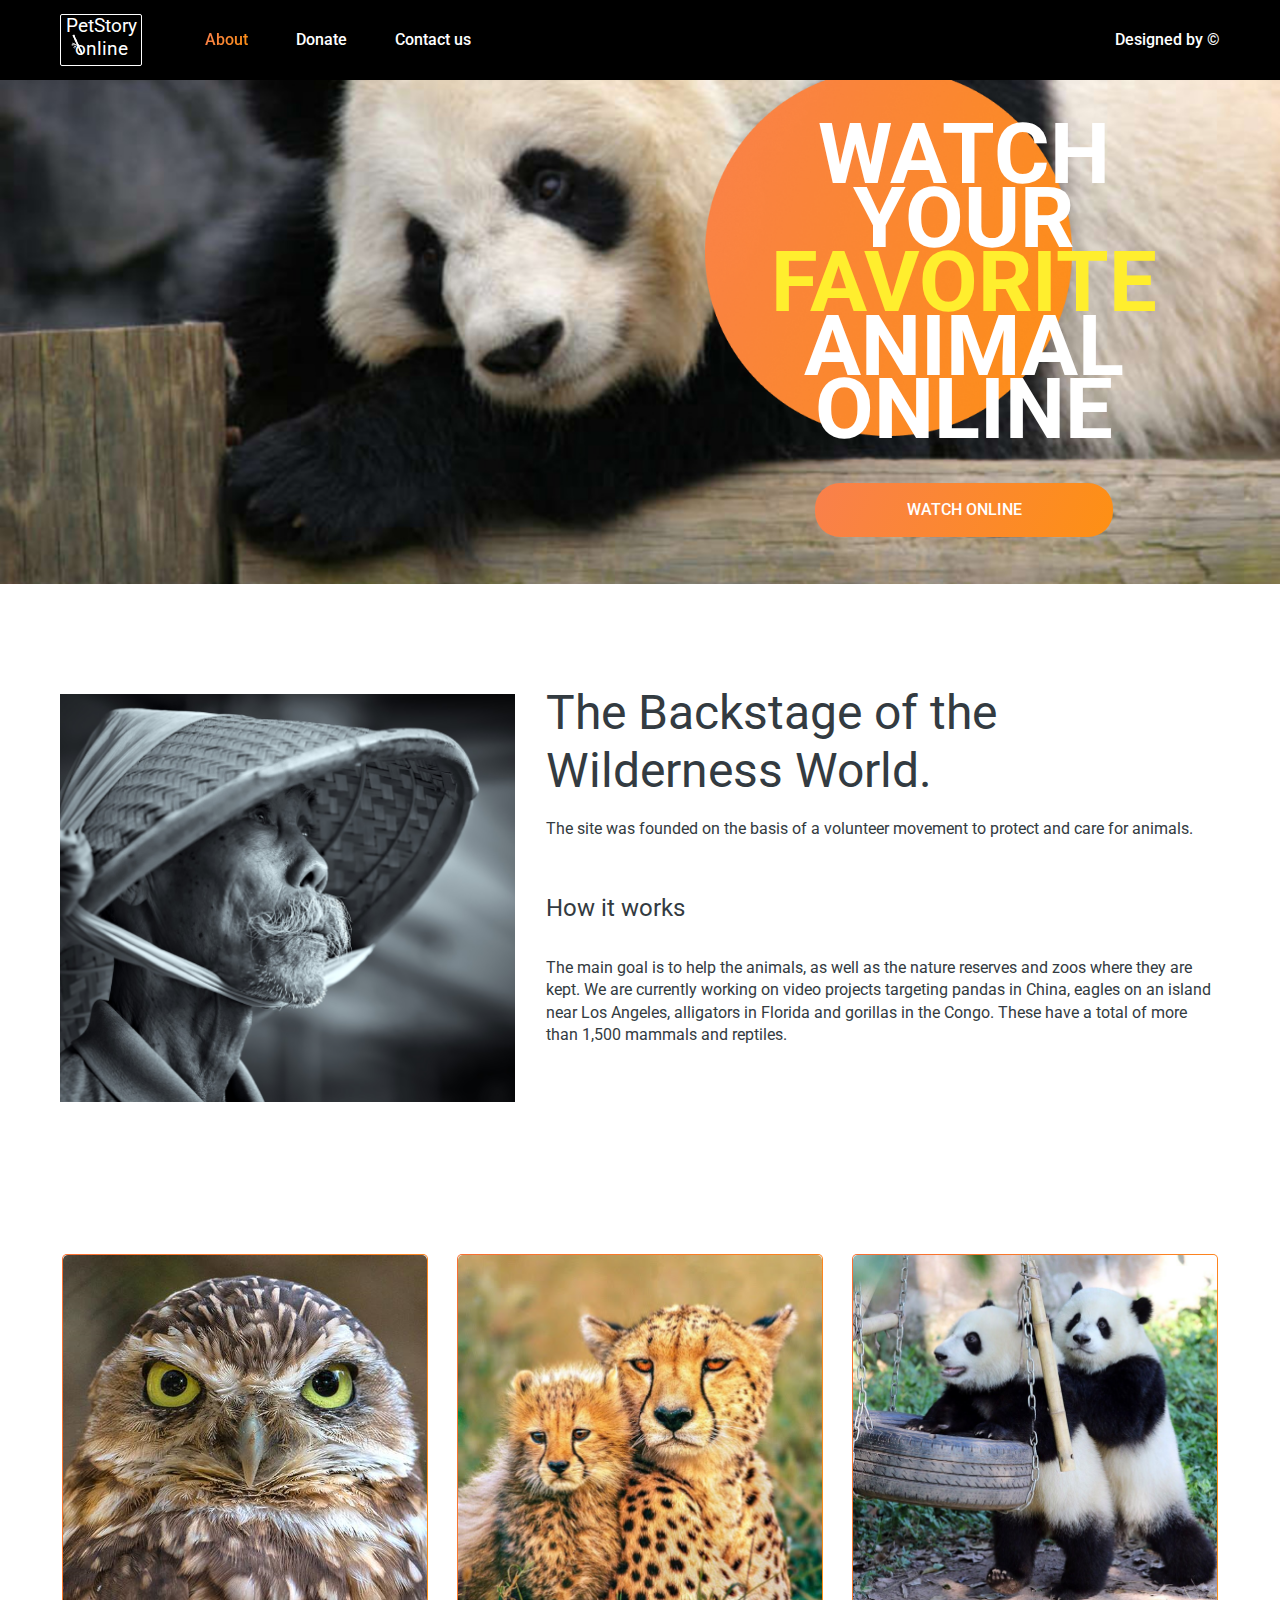
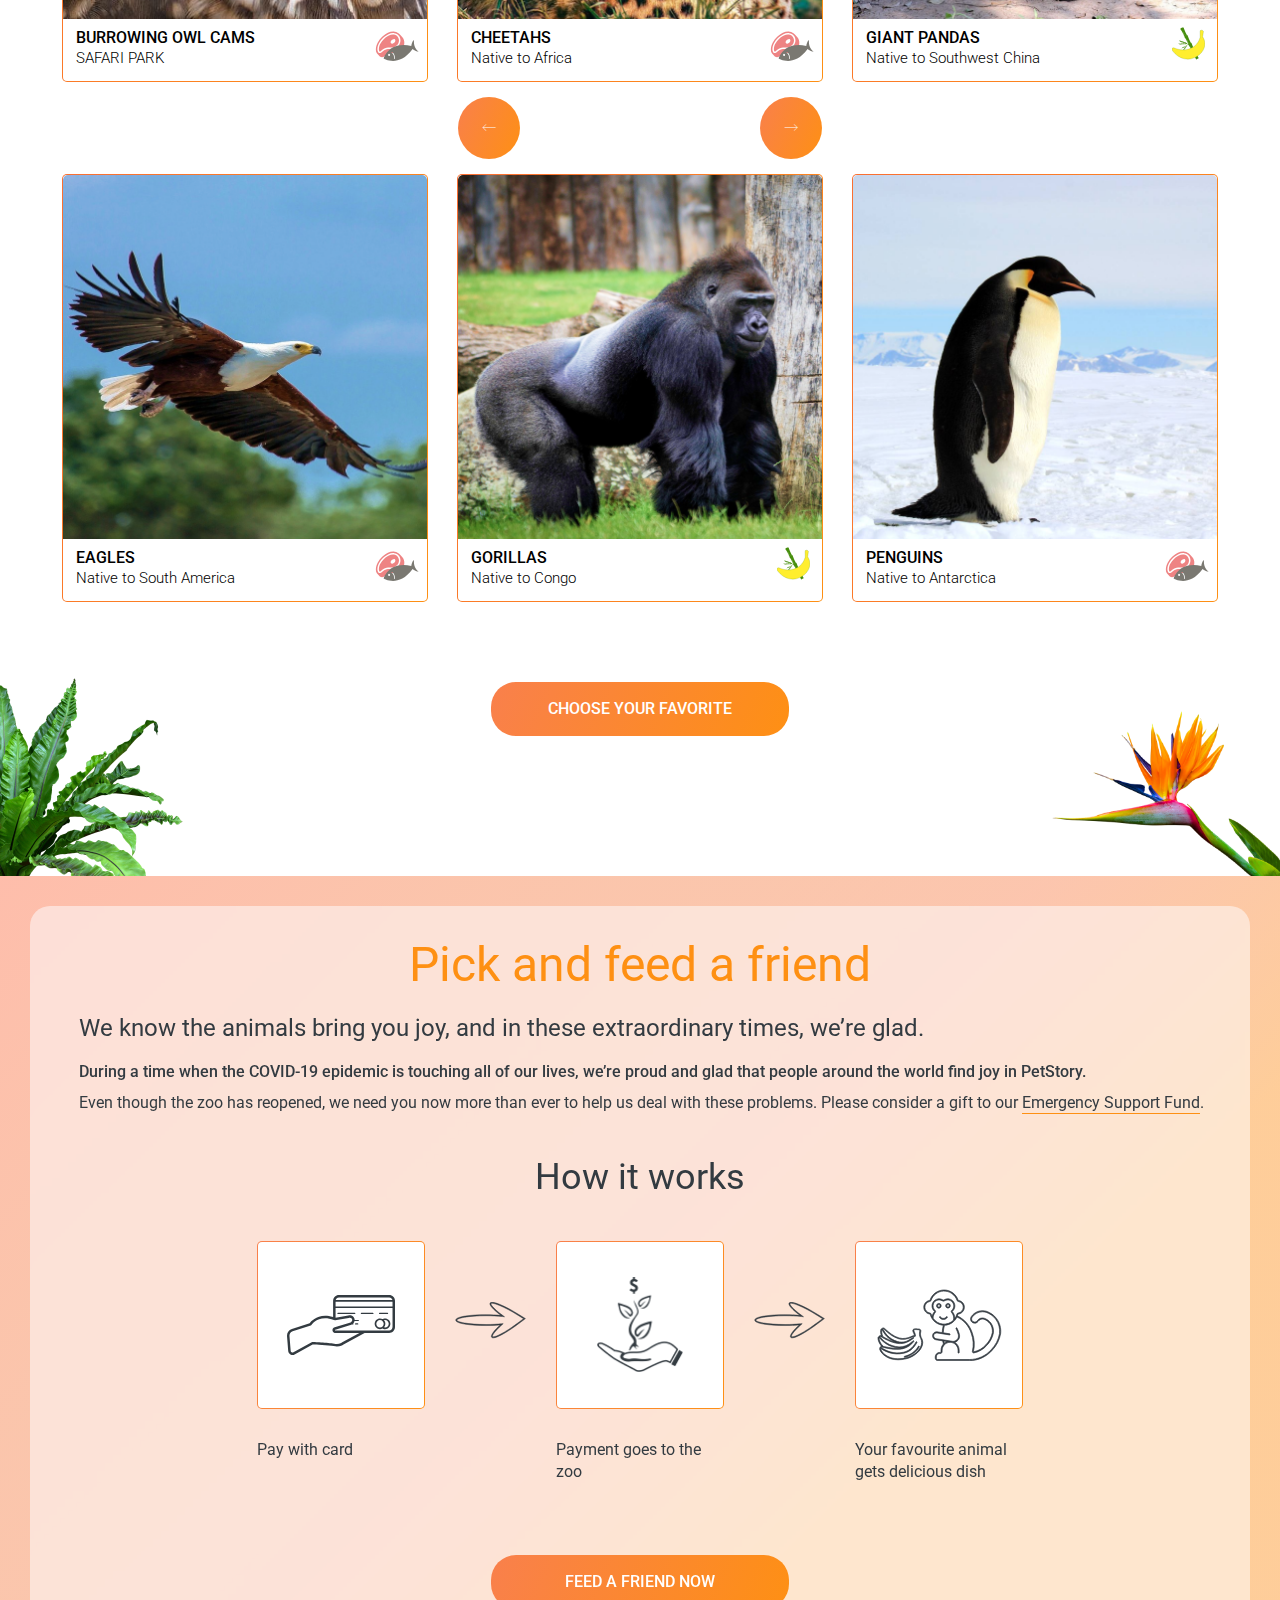
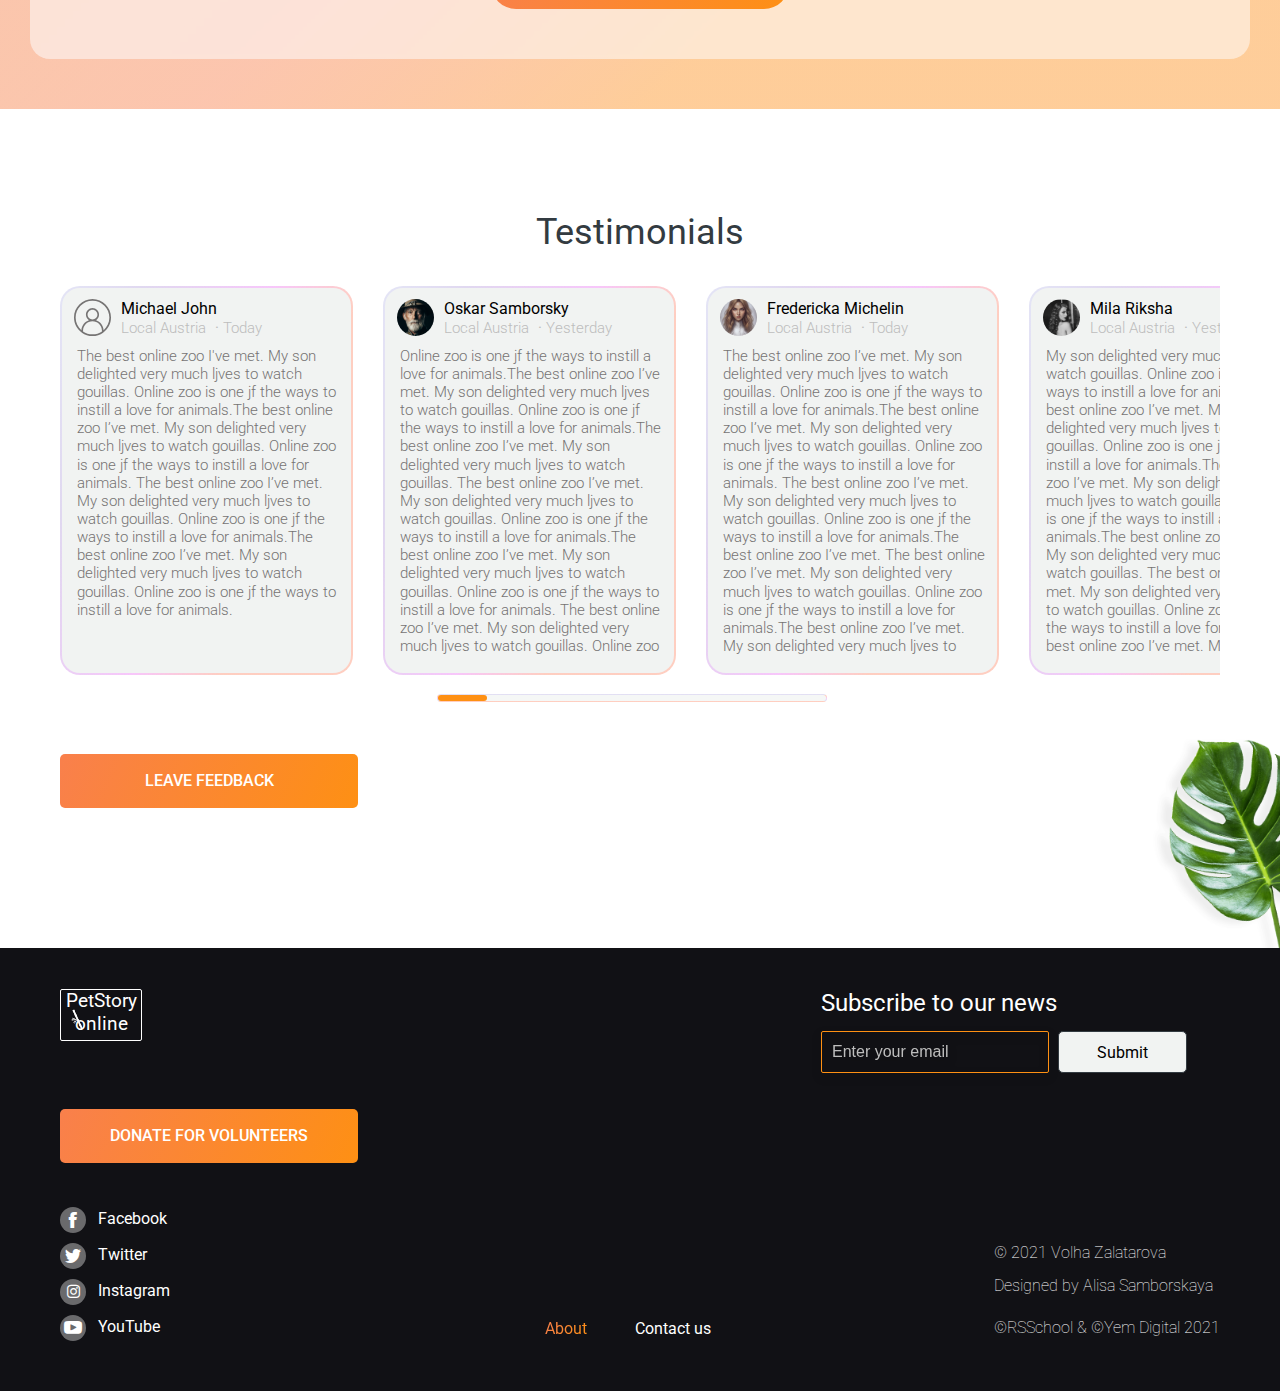
<file: index.html>
<!DOCTYPE html>
<html lang="en">
  <head>
    <meta charset="UTF-8" />
    <meta http-equiv="X-UA-Compatible" content="IE=edge" />
    <meta name="viewport" content="width=device-width, initial-scale=1.0" />
    <title>Online-zoo</title>
    <link href="https://fonts.googleapis.com/css2?family=Roboto:ital,wght@0,100;0,300;0,400;0,500;0,700;0,900;1,100;1,300;1,400;1,500;1,700;1,900&display=swap" rel="stylesheet" />
    <link rel="stylesheet" href="assets/styles/style.css" />
    <script defer src="./script.js"></script>
  </head>
  <body>
    <header class="header" id="about">
      <div class="container header__wrapper">
        <h1 class="header__logo">
          <a class="header__logo-link" href="./index.html">PetStory online
            <img class="header__logo-icon header__logo-icon--white" src="assets/images/logo/bamboo.svg" alt="bamboo-svg">
            <img class="header__logo-icon header__logo-icon--orange" src="assets/images/logo/bamboo-orange.svg" alt="bamboo-orange-svg">
          </a>
        </h1>
        <nav class="header__nav">
          <ul class="header__list">
            <li>
              <a class="header__link header__link--active" href="./index.html#about">About</a>
            </li>
            <li>
              <a class="header__link" href="pages/donate/index.html" target="_blank">Donate</a>
            </li>
            <li>
              <a class="header__link" href="#contacts">Contact us</a>
            </li>
          </ul>
        </nav>
        <a class="header__copyright" href="https://www.figma.com/file/jfEFwkXVj1WRq7sUHDr8os/PetStory-online" target="_blank">Designed by ©</a>
        <div class="header__burger-menu">
          <button class="header__burger-btn">
            <i class="header__burger-icon icon-burger-menu"></i>
          </button>
          <div class="wrapper-menu" id="wrapper-menu">
            <div class="background-menu"></div>
            <div class="mobile-menu">
              <button class="mobile-menu__btn">
                <i class="mobile-menu__btn-close icon-cross"></i>
              </button>
              <div class="mobile-menu__logo">
                <a class="mobile-menu__logo-link" href="./index.html">PetStory online
                  <img class="mobile-menu__logo-icon" src="assets/images/logo/bamboo-orange.svg" alt="bamboo-orange-svg">
                </a>
              </div>
              <ul class="mobile-menu__list">
                <li class="mobile-menu__item"><a class="mobile-menu__link" href="./index.html">About</a></li>
                
                <li class="mobile-menu__item"><a class="mobile-menu__link" href="pages/donate/index.html">Donate</a></li>
                <li class="mobile-menu__item"><a class="mobile-menu__link" href="#contacts">Contact us</a></li>
              </ul>
              <a class="mobile-menu__copyright" href="https://www.figma.com/file/jfEFwkXVj1WRq7sUHDr8os/PetStory-online" target="_blank">Designed by ©</a>
            </div>
          </div>
        </div>
      </div>
    </header>
    <main class="main">
      <section class="animals-online">
        <div class="container animals-online__wrapper">
          <div class="animals-online__content">
            <div class="animals-online__img-wrap">
              <img class="animals-online__img" src="assets/images/animals/Ellipse-orange.png" alt="ellipse-orange-png" />
              <span class="animals-online__img-text">Watch your <span class="animals-online__img-yellow">favorite</span> animal online</span>
            </div>
            <a class="animals-online__btn button" href="./index.html">watсh online</a>
          </div>
        </div>
      </section>
      <section class="the-backstage">
        <div class="container the-backstage__wrapper">
          <div class="the-backstage__block-left"></div>
          <div class="the-backstage__block-right">
            <h2 class="the-backstage__title">The Backstage of the Wilderness World.</h2>
            <p class="the-backstage__description">The site was founded on the basis of a volunteer movement to protect and care for animals.</p>
            <h3 class="the-backstage__title the-backstage__title--works">How it works</h3>
            <p class="the-backstage__description the-backstage__description--works">
              The main goal is to help the animals, as well as the nature reserves and zoos where they are kept. We are currently working on video projects targeting pandas in China, eagles on an
              island near Los Angeles, alligators in Florida and gorillas in the Congo. These have a total of more than 1,500 mammals and reptiles.
            </p>
          </div>
          <img class="the-backstage__img" src="assets/images/flower.png" alt="flower-png" />
        </div>
      </section>

      <section class="pets">
        <div class="container">
          <div class="pets__block">
            <div class="pets__slider-wrap">
              <div id="pets-slider" class="pets__slider"></div>
            </div>
            <button id="pets-slider-arrow-left" class="pets__slider-btn arrow-left">
              <i class="icon-arrow-left"></i>
            </button>
            <button id="pets-slider-arrow-right" class="pets__slider-btn arrow-right">
              <i class="icon-arrow-right"></i>
            </button>
          </div>
        </div>



        <button class="pets__btn button">choose your favorite</button>
        <img class="pets__img-palm" src="assets/images/pets/palm.png" alt="palm-png" />
        <img class="pets__img-strelitzia" src="assets/images/pets/strelitzia.png" alt="strelitzia-png" />
      </section>
      <section class="feed-friend">
        <div class="feed-friend__wrapper container">
          <h2 class="feed-friend__title">Pick and feed a friend</h2>
          <div class="feed-friend__content">
            <p class="feed-friend__subtitle">We know the animals bring you joy, and in these extraordinary times, we’re glad.</p>
            <p class="feed-friend__text-bold">During a time when the COVID-19 epidemic is touching all of our lives, we’re proud and glad that people around the world find joy in PetStory.</p>
            <p class="feed-friend__text">
              Even though the zoo has reopened, we need you now more than ever to help us deal with these problems. Please consider a gift to our
              <a class="feed-friend__link" href="pages/donate/index.html" target="_blank">Emergency Support Fund</a>.
            </p>
          </div>
          <h3 class="feed-friend__works-title">How it works</h3>
          <div class="feed-friend__works">


            <div class="feed-friend__item feed-friend__item--height ">
              <div class="feed-friend__card">
                <img class="feed-friend__img-pay" src="assets/images/feed-friend/pay.svg" alt="pay-svg">
              </div>
              <p class="feed-friend__card-title">Pay with card</p>
            </div>
            <img class="feed-friend__img-arrow feed-friend__img-arrow--top" src="assets/images/feed-friend/arrow.svg" alt="arrow-svg">
            <div class="feed-friend__item">
              <img class="feed-friend__works-arrow-right" src="assets/images/feed-friend/arrow-green.svg" alt="arrow-green-svg">
              <div class="feed-friend__card">
                <img class="feed-friend__img-zoo" src="assets/images/feed-friend/zoo.png" alt="zoo-png">
              </div>
              <p class="feed-friend__card-title">Payment goes to the zoo</p>
            </div>
            <img class="feed-friend__img-arrow" src="assets/images/feed-friend/arrow.svg" alt="arrow-svg">
            <div class="feed-friend__item">
              <img class="feed-friend__works-arrow-left" src="assets/images/feed-friend/arrow-green.svg" alt="arrow-green-svg">
              <div class="feed-friend__card">
                <img class="feed-friend__img-monkey" src="assets/images/feed-friend/monkey.svg" alt="monkey-svg">
              </div>
              <p class="feed-friend__card-title">Your favourite animal gets delicious dish</p>
            </div>
          </div>
            <a class="feed-friend__btn button" href="pages/donate/index.html" target="_blank">
              Feed a friend now
            </a>
        </div>
        </div>
      </section>
      <section class="testimonials">
        <div class="testimonials__wrapper container">
          <h2 class="testimonials__title">Testimonials</h2>
          <div class="testimonials__slider">
            <div id="testimonials" class="testimonials__wrap"></div>
          </div>
          <div class="scroll-wrapper">
            <input class="slider" id="myRange" type="range" min="0" max="7" value="0" step="1"> 
          </div>
          <div class="testimonials__btn-wrap">
            <button class="testimonials__btn button button--secondary">leave feedback</button>
          </div>
          
        </div>
        <img class="testimonials__img" src="assets/images/testimonials/leaf.png" alt="leaf-png">
      </div>  
      </section>
    </main>
    <footer class="footer" id="contacts">
      <div class="footer__wrap container">
        <div class="footer__top">
          <a class="footer__logo-link" href="./index.html">PetStory online
            <img class="footer__logo-icon footer__logo-icon-white" src="assets/images/logo/bamboo.svg" alt="bamboo-svg">
            <img class="footer__logo-icon footer__logo-icon--orange" src="assets/images/logo/bamboo-orange.svg" alt="bamboo-orange-svg">
          </a>
          <form class="footer__form" action="/">
            <h3 class="footer__title">Subscribe to our news</h3>
            <div class="footer__wrap-input">
              <input class="footer__input input" type="email" id="email" name="email" placeholder="Enter your email" required><br>
              <button class="footer__form-btn submit" type="submit">Submit</button> 
            </div>
          </form>
        </div>
        <div class="footer__middle">
          <a class="footer__btn button button--secondary" href="pages/donate/index.html" target="_blank" >donate for volunteers</a>
        </div>
        <div class="footer__bottom">
          <ul class="footer__socials">
            <li class="footer__social-item"><a class="footer__social-link" href="https://www.facebook.com/" target="_blank">
              <span class="footer__wrap-icon"><i class="icon-facebook "></i></span>
              Facebook</a></li>
            <li class="footer__social-item"><a class="footer__social-link" href="https://twitter.com/"  target="_blank"><span class="footer__wrap-icon"><i class="icon-twitter "></i></span>Twitter</a></li>
            <li class="footer__social-item"><a class="footer__social-link" href="https://www.instagram.com/" target="_blank"><span class="footer__wrap-icon"><i class="icon-instagram "></i></span>Instagram</a></li>
            <li class="footer__social-item"><a class="footer__social-link" href="https://www.youtube.com/" target="_blank"><span class="footer__wrap-icon"><i class="icon-youTube"></i></span>YouTube</a></li>
          </ul>
          <ul class="footer__list">
            <li class="footer__list-item">
              <a class="footer__link footer__link--active" href="./index.html#about">About</a>
            </li>
            <li class="footer__list-item">
              <a class="footer__link" href="#contacts">Contact us</a>
            </li>
          </ul>
          <div class="footer__copyright-wrap">
            <a class="footer__copyright" href="https://github.com/oolenkazolot?tab=repositories" target="_blank">
              <span class="footer__author">© 2021 Volha Zalatarova</span>

          </a>
          <div class="footer__copyright-wrap">
            <a class="footer__copyright" href="https://www.figma.com/file/jfEFwkXVj1WRq7sUHDr8os/PetStory-online" target="_blank">
              <span class="footer__author">Designed by Alisa Samborskaya</span>
              <span class="footer__text">©RSSchool & ©Yem Digital 2021</span>
          </a>
          </div>

      </div>
    </footer>
    <div id="testimonial-modal" class="testimonial-modal">
      <div id="testimonial-modal-backdrop" class="testimonial-modal__backdrop"></div>
      <div class="testimonial-modal__inner">
        <button id="testimonial-modal-close" class="testimonial-modal__btn">
          <i class="testimonial-modal__btn-close icon-cross"></i>
        </button>
        <div id="testimonial-modal-card" class="testimonial-modal__card"></div>
      </div>
    </div>
  </body>
</html>
</file>
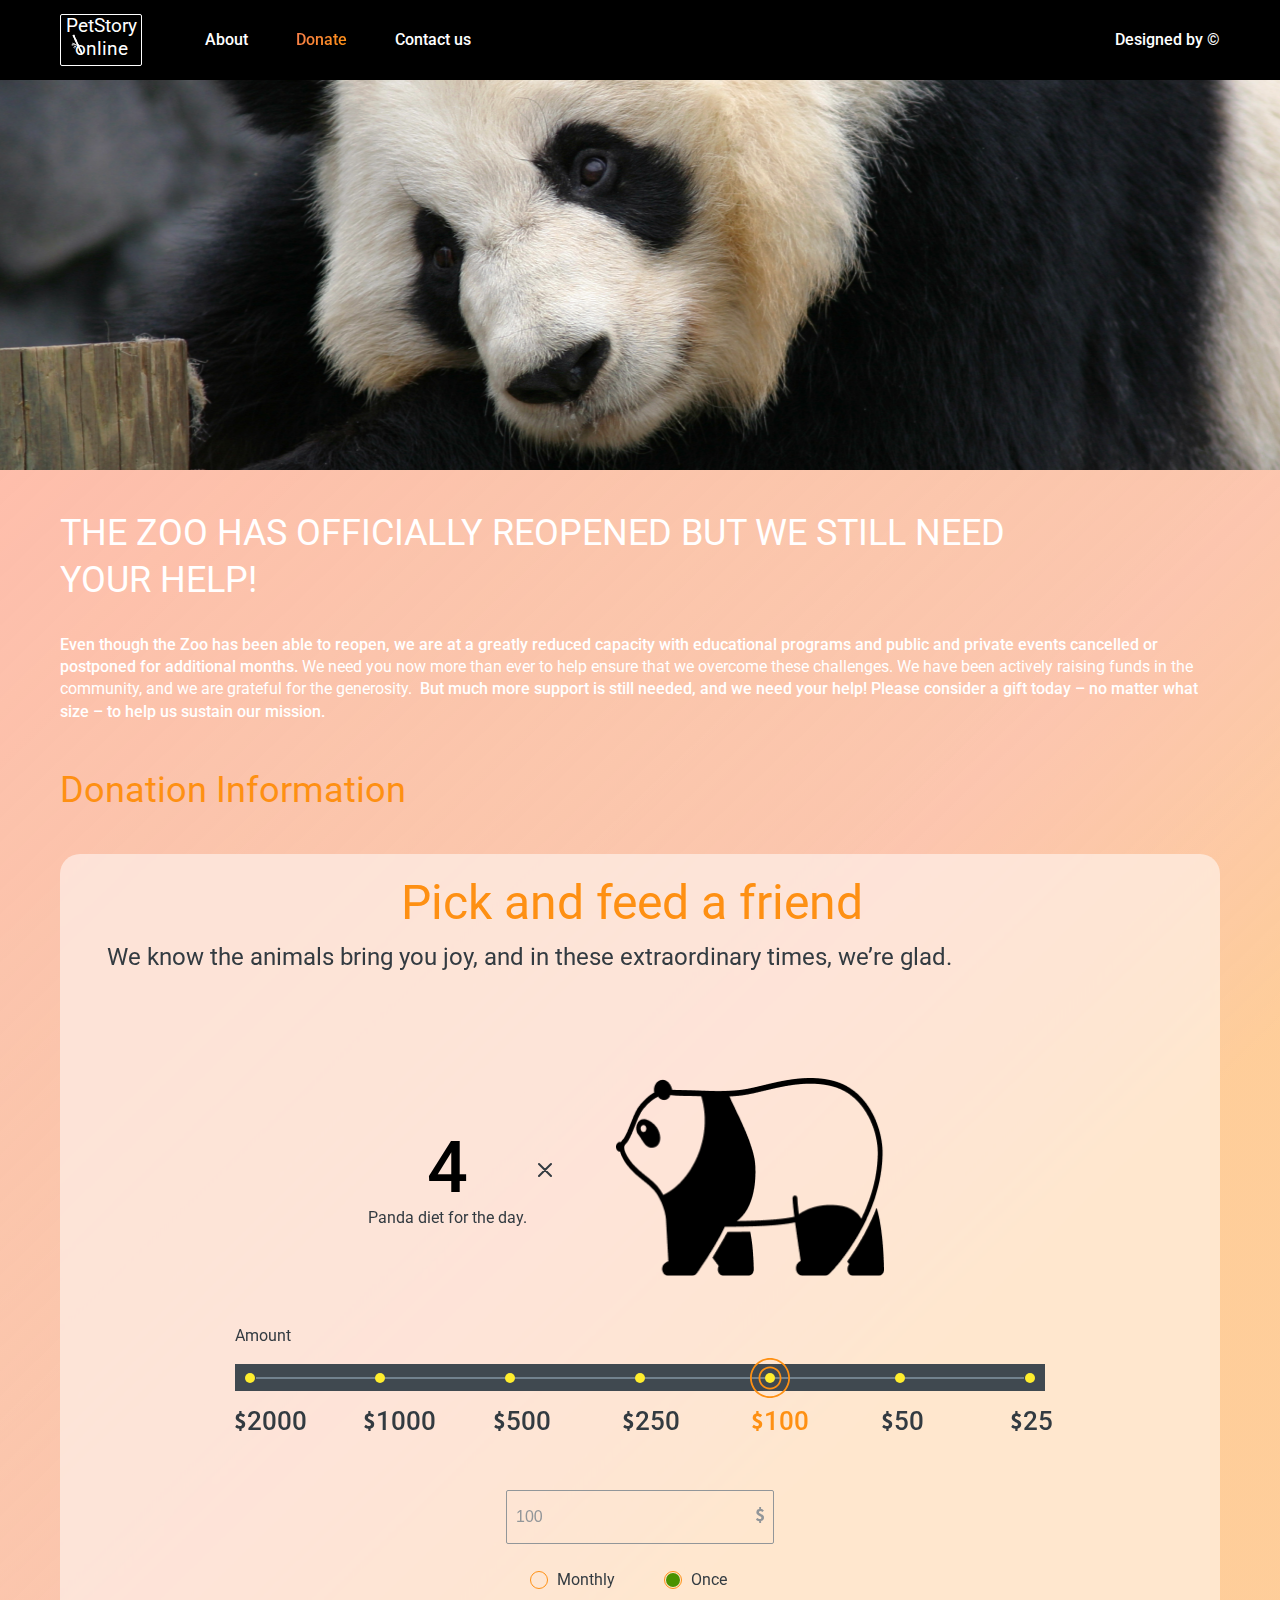
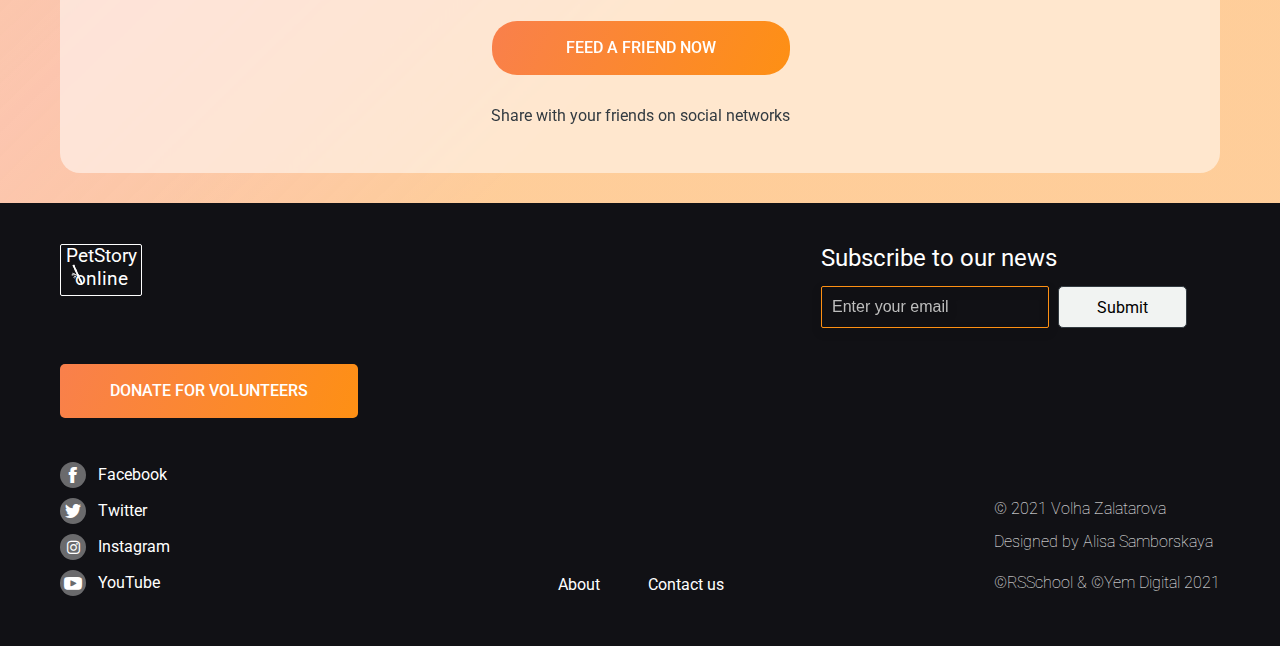
<file: pages/donate/index.html>
<!DOCTYPE html>
<html lang="en">
  <head>
    <meta charset="UTF-8" />
    <meta http-equiv="X-UA-Compatible" content="IE=edge" />
    <meta name="viewport" content="width=device-width, initial-scale=1.0" />
    <title>Donate</title>
    <link href="https://fonts.googleapis.com/css2?family=Roboto:ital,wght@0,100;0,300;0,400;0,500;0,700;0,900;1,100;1,300;1,400;1,500;1,700;1,900&display=swap" rel="stylesheet" />
    <link rel="stylesheet" href="../../assets/styles/style.css" />
    <script defer src="../../script.js"></script>
  </head>
  <body>
    <header class="header" id="about">
      <div class="container header__wrapper">
        <h1 class="header__logo">
          <a class="header__logo-link" href="../../index.html">PetStory online
            <img class="header__logo-icon header__logo-icon--white" src="../../assets/images/logo/bamboo.svg" alt="bamboo-svg">
            <img class="header__logo-icon header__logo-icon--orange" src="../../assets/images/logo/bamboo-orange.svg" alt="bamboo-orange-svg">
          </a>
        </h1>
        <nav class="header__nav">
          <ul class="header__list">
            <li>
              <a class="header__link header__link" href="../../index.html">About</a>
            </li>

            <li>
              <a class="header__link header__link--active" href="../../pages/donate/index.html" target="_blank">Donate</a>
            </li>
            <li>
              <a class="header__link" href="#contacts">Contact us</a>
            </li>
          </ul>
        </nav>
        <a class="header__copyright" href="https://www.figma.com/file/jfEFwkXVj1WRq7sUHDr8os/PetStory-online" target="_blank">Designed by ©</a>
        <div class="header__burger-menu">
          <button class="header__burger-btn">
            <i class="header__burger-icon icon-burger-menu"></i>
          </button>
          <div class="wrapper-menu" id="wrapper-menu">
            <div class="background-menu"></div>
            <div class="mobile-menu">
              <button class="mobile-menu__btn">
                <i class="mobile-menu__btn-close icon-cross"></i>
              </button>
              <div class="mobile-menu__logo">
                <a class="mobile-menu__logo-link" href="../../index.html">PetStory online
                  <img class="mobile-menu__logo-icon" src="../../assets/images/logo/bamboo-orange.svg" alt="bamboo-orange-svg">
                </a>
              </div>
              <ul class="mobile-menu__list">
                <li class="mobile-menu__item"><a class="mobile-menu__link" href="../../index.html">About</a></li>
             
                <li class="mobile-menu__item"><a class="mobile-menu__link" href="../../pages/donate/index.html">Donate</a></li>
                <li class="mobile-menu__item"><a class="mobile-menu__link" href="#contacts">Contact us</a></li>
              </ul>
              <a class="mobile-menu__copyright" href="https://www.figma.com/file/jfEFwkXVj1WRq7sUHDr8os/PetStory-online" target="_blank">Designed by ©</a>
            </div>
          </div>
        </div>
      </div>
    </header>
    <main class="main">
      <section class="animals"></section>
      <section class="feed-friend-donate">
        <div class="feed-friend-donate__wrapper container">
            <h3 class="feed-friend-donate__title">THE ZOO HAS OFFICIALLY REOPENED BUT WE STILL NEED YOUR HELP!</h3>
            <p class="feed-friend-donate__description">Even though the Zoo has been able to reopen, we are at a greatly reduced capacity with educational programs and public and private events cancelled or postponed for additional months.<span class="feed-friend-donate__description--font"> We need you now more than ever to help ensure that we overcome these challenges. We have been actively raising funds in the community, and we are grateful for the generosity.</span> &nbsp;But much more support is still needed, and we need your help! Please consider a gift today – no matter what size – to help us sustain our mission.</p>
            <h3 class="feed-friend-donate__title feed-friend-donate__title--donation">Donation Information</h3>
          <div class="feed-friend-donate__info">
            <h2 class="feed-friend-donate__info-title">Pick and feed a friend</h2>
            <p class="feed-friend-donate__info-description">We know the animals bring you joy, and in these extraordinary times, we’re glad.</p>
            <div class="feed-friend-donate__diet">
              <div class="feed-friend-donate__wrap-content">
                <p class="feed-friend-donate__number">4</p>
                <p class="feed-friend-donate__text">Panda diet for the day.</p>
              </div>
              <i class="feed-friend-donate__icon icon-cross"></i>
              <img class="feed-friend-donate__img" src="../../assets/images/donate/panda-widget.png" alt="panda-widget-png">
            </div>
            <div class="feed-friend-donate__amount">
              <p class="feed-friend-donate__amount-title">Amount</p>
              <div class="feed-friend-donate__amount-container">
                <div class="feed-friend-donate__amount-item ">
                  <button data-sum="5000" class="feed-friend-donate__btn"></button>
                </div>
                <div class="feed-friend-donate__amount-item">
                    <button data-sum="2000" class="feed-friend-donate__btn"></button>
                </div>
                <div class="feed-friend-donate__amount-item">
                    <button data-sum="1000" class="feed-friend-donate__btn"></button>
                </div>
                <div class="feed-friend-donate__amount-item">
                    <button data-sum="500" class="feed-friend-donate__btn"></button>
                </div>
                <div class="feed-friend-donate__amount-item">
                    <button data-sum="250" class="feed-friend-donate__btn"></button>
                </div>
                <div class="feed-friend-donate__amount-item ">
                    <button data-sum="100" class="feed-friend-donate__btn active"></button>
                </div>
                <div class="feed-friend-donate__amount-item">
                    <button data-sum="50" class="feed-friend-donate__btn"></button>
                </div>
                <div class="feed-friend-donate__amount-item">
                    <button data-sum="25" class="feed-friend-donate__btn"></button>
                </div>
              </div>
              <div class="feed-friend-donate__titles-container">
                <div class="feed-friend-donate__title-item">
                  <i class="feed-friend-donate__title-icon icon-dollar"></i>
                  <p class="feed-friend-donate__title-text">5000</p>
                </div>
                <div class="feed-friend-donate__title-item">
                  <i class="feed-friend-donate__title-icon icon-dollar"></i>
                  <p class="feed-friend-donate__title-text">2000</p>
                </div>
                <div class="feed-friend-donate__title-item">
                  <i class="feed-friend-donate__title-icon icon-dollar"></i>
                  <p class="feed-friend-donate__title-text">1000</p>
                </div>
                <div class="feed-friend-donate__title-item">
                  <i class="feed-friend-donate__title-icon icon-dollar"></i>
                  <p class="feed-friend-donate__title-text">500</p>
                </div>
                <div class="feed-friend-donate__title-item">
                  <i class="feed-friend-donate__title-icon icon-dollar"></i>
                  <p class="feed-friend-donate__title-text">250</p>
                </div>
                <div class="feed-friend-donate__title-item active">
                  <i class="feed-friend-donate__title-icon icon-dollar"></i>
                  <p class="feed-friend-donate__title-text">100</p>
                </div>
                <div class="feed-friend-donate__title-item">
                  <i class="feed-friend-donate__title-icon icon-dollar"></i>
                  <p class="feed-friend-donate__title-text">50</p>
                </div>
                <div class="feed-friend-donate__title-item">
                  <i class="feed-friend-donate__title-icon icon-dollar"></i>
                  <p class="feed-friend-donate__title-text">25</p>
                </div>
              </div>
              <form class="feed-friend-donate__form" method="post" action="/">
                  <div class="feed-friend-donate__input-wrap">
                    <input id="another-amount" value="100" class="feed-friend-donate__input input-amount" type="number" id="number" name="number" min="0" max="9999" placeholder="Another amount" required>
                    <i class="icon-dollar feed-friend-donate__input-icon"></i>
                  </div>
                  <div class="feed-friend-donate__input-container">
                    <div class="feed-friend-donate__input-item">
                      <input class="feed-friend-donate__input-radio" type="radio" id="monthly" name="radio" value="monthly">
                      <label for="huey">Monthly</label>
                    </div>
                    <div class="feed-friend-donate__input-item">
                      <input class="feed-friend-donate__input-radio" type="radio" id="once" name="radio" value="once" checked>
                      <label for="dewey">Once</label>
                    </div>
                  </div>
                  <button class="feed-friend-donate__form-btn button" type="button">Feed a friend now</button>
                  <a class="feed-friend-donate__form-link" href="/">Share with your friends on social networks</a> 
              </form>
            </div>
          </div>

        </div>
      </section>
    </main>
    <footer class="footer" id="contacts">
      <div class="footer__wrap container">
        <div class="footer__top">
          <a class="footer__logo-link" href="../../index.html">PetStory online
            <img class="footer__logo-icon footer__logo-icon-white" src="../../assets/images/logo/bamboo.svg" alt="bamboo-svg">
            <img class="footer__logo-icon footer__logo-icon--orange" src="../../assets/images/logo/bamboo-orange.svg" alt="bamboo-orange-svg">
          </a>
          <form class="footer__form" action="/">
            <h3 class="footer__title">Subscribe to our news</h3>
            <div class="footer__wrap-input">
              <input class="footer__input input" type="email" id="email" name="email" placeholder="Enter your email" required><br>
              <button class="footer__form-btn submit" type="submit">Submit</button> 
            </div>
          </form>
        </div>
        <div class="footer__middle">
          <a class="footer__btn button button--secondary" href="../../pages/donate/index.html" target="_blank" >donate for volunteers</a>
        </div>
        <div class="footer__bottom">
          <ul class="footer__socials">
            <li class="footer__social-item"><a class="footer__social-link" href="https://www.facebook.com/" target="_blank">
              <span class="footer__wrap-icon"><i class="icon-facebook "></i></span>
              Facebook</a></li>
            <li class="footer__social-item"><a class="footer__social-link" href="https://twitter.com/"  target="_blank"><span class="footer__wrap-icon"><i class="icon-twitter "></i></span>Twitter</a></li>
            <li class="footer__social-item"><a class="footer__social-link" href="https://www.instagram.com/" target="_blank"><span class="footer__wrap-icon"><i class="icon-instagram "></i></span>Instagram</a></li>
            <li class="footer__social-item"><a class="footer__social-link" href="https://www.youtube.com/" target="_blank"><span class="footer__wrap-icon"><i class="icon-youTube"></i></span>YouTube</a></li>
          </ul>
          <ul class="footer__list footer__list--donate">
            <li class="footer__list-item">
              <a class="footer__link footer__link" href="../../index.html">About</a>
            </li>
            <li class="footer__list-item">
              <a class="footer__link" href="#contacts">Contact us</a>
            </li>
          </ul>
          <div class="footer__copyright-wrap">
            <a class="footer__copyright" href="https://github.com/oolenkazolot?tab=repositories" target="_blank">
              <span class="footer__author">© 2021 Volha Zalatarova</span>

          </a>
            <a class="footer__copyright" href="https://www.figma.com/file/jfEFwkXVj1WRq7sUHDr8os/PetStory-online" target="_blank">
              <span class="footer__author">Designed by Alisa Samborskaya</span>
              <span class="footer__text">©RSSchool & ©Yem Digital 2021</span>
          </a>
          </div>

      </div>
    </footer>
  </body>
</html>
</file>
<file: assets/styles/style.css>
.animals {
  height: 386px;
  width: 100%;
  background-repeat: no-repeat;
  background-size: cover;
  background-position: center bottom;
  background-image: url(../../assets/images/donate/panda-bg.png);
}
@media (max-width: 1599px) {
  .animals {
    height: 390px;
    margin-top: 80px;
    background-position: 29% bottom;
  }
}
@media (max-width: 999px) {
  .animals {
    height: 335px;
    margin-top: 34px;
    background-position: 37% bottom;
  }
}
@media (max-width: 639px) {
  .animals {
    height: 187px;
    margin-top: 0px;
    background-position: 33% bottom;
  }
}

.feed-friend-donate {
  background: linear-gradient(315.75deg, rgba(254, 210, 144, 0.7) 30.06%, #febdab 100.95%, rgba(254, 210, 144, 0.7) 106.36%), linear-gradient(315.75deg, rgba(254, 189, 171, 0.74) 30.06%, rgba(243, 169, 248, 0.66) 50.74%, #e0d8f0 80.49%, #eaf7fe 127.9%, #eaf7fe 149.54%), linear-gradient(315.75deg, rgba(254, 189, 171, 0.74) 30.06%, rgba(243, 169, 248, 0.66) 50.74%, #e0d8f0 80.49%, #eaf7fe 127.9%, #eaf7fe 149.54%);
}
.feed-friend-donate .feed-friend-donate__wrapper {
  padding-top: 40px;
  padding-bottom: 180px;
}
@media (max-width: 1599px) {
  .feed-friend-donate .feed-friend-donate__wrapper {
    padding-bottom: 30px;
  }
}
@media (max-width: 999px) {
  .feed-friend-donate .feed-friend-donate__wrapper {
    padding-top: 30px;
    padding-bottom: 46px;
  }
}
@media (max-width: 639px) {
  .feed-friend-donate .feed-friend-donate__wrapper {
    padding-bottom: 20px;
  }
}
.feed-friend-donate__title {
  font-weight: 400;
  font-size: 36px;
  line-height: 1.3;
  color: #fff;
  text-transform: uppercase;
}
@media (max-width: 1599px) {
  .feed-friend-donate__title {
    padding-right: 162px;
  }
}
@media (max-width: 999px) {
  .feed-friend-donate__title {
    padding-right: 0px;
    font-size: 24px;
    line-height: 1.2;
  }
}
.feed-friend-donate__title--donation {
  margin-top: 44px;
  color: #fe9013;
  text-transform: none;
}
@media (max-width: 999px) {
  .feed-friend-donate__title--donation {
    margin-top: 30px;
    font-size: 36px;
    line-height: 1.3;
  }
}
@media (max-width: 639px) {
  .feed-friend-donate__title--donation {
    font-size: 24px;
    line-height: 1.2;
  }
}
.feed-friend-donate__description {
  margin-top: 10px;
  font-weight: 500;
  font-size: 16px;
  line-height: 1.4;
  color: #fff;
}
.feed-friend-donate__description--font {
  font-weight: 400;
}
@media (max-width: 1599px) {
  .feed-friend-donate__description {
    margin-top: 30px;
  }
}
@media (max-width: 999px) {
  .feed-friend-donate__description {
    margin-top: 20px;
    line-height: 1.38;
  }
}
.feed-friend-donate__info {
  margin-top: 60px;
  padding: 40px 92px 62px;
  background-color: rgba(255, 255, 255, 0.52);
  backdrop-filter: blur(2px);
  border-radius: 20px;
  font-weight: 400;
  font-size: 16px;
  line-height: 1.4;
  color: #333b41;
}
@media (max-width: 1599px) {
  .feed-friend-donate__info {
    margin-top: 40px;
    padding: 20px 44px 46px;
  }
}
@media (max-width: 999px) {
  .feed-friend-donate__info {
    margin-top: 30px;
    padding: 30px 0px 31px;
  }
}
@media (max-width: 639px) {
  .feed-friend-donate__info {
    padding: 20px 0px 20px;
    font-size: 9px;
  }
}
.feed-friend-donate__info-title {
  padding-right: 7px;
  text-align: center;
  font-weight: 400;
  font-size: 48px;
  line-height: 1.2;
  color: #fe9013;
}
@media (max-width: 1599px) {
  .feed-friend-donate__info-title {
    padding-right: 16px;
  }
}
@media (max-width: 999px) {
  .feed-friend-donate__info-title {
    padding-right: 1px;
  }
}
@media (max-width: 639px) {
  .feed-friend-donate__info-title {
    padding-right: 0px;
    font-size: 24px;
  }
}
.feed-friend-donate__info-description {
  margin-top: 20px;
  text-align: left;
  font-weight: 400;
  font-size: 24px;
  line-height: 1.2;
  color: #333b41;
}
@media (max-width: 1599px) {
  .feed-friend-donate__info-description {
    margin-top: 11px;
    padding-left: 3px;
  }
}
@media (max-width: 999px) {
  .feed-friend-donate__info-description {
    margin-top: 20px;
    padding-left: 0px;
    text-align: center;
  }
}
@media (max-width: 639px) {
  .feed-friend-donate__info-description {
    margin-top: 10px;
    font-size: 16px;
    line-height: 1.4;
  }
}
.feed-friend-donate__diet {
  display: flex;
  justify-content: center;
  align-items: center;
  margin-top: 107px;
  padding-right: 28px;
}
@media (max-width: 999px) {
  .feed-friend-donate__diet {
    margin-top: 97px;
  }
}
@media (max-width: 639px) {
  .feed-friend-donate__diet {
    margin-top: 37px;
    padding-right: 9px;
  }
}
.feed-friend-donate__wrap-content {
  margin-right: 11px;
  padding-top: 14px;
  text-align: center;
}
@media (max-width: 639px) {
  .feed-friend-donate__wrap-content {
    margin-right: 6px;
    padding-top: 6px;
  }
}
.feed-friend-donate__number {
  font-weight: 500;
  font-size: 72px;
  line-height: 0.8;
  color: #000;
}
@media (max-width: 639px) {
  .feed-friend-donate__number {
    font-size: 41px;
  }
}
.feed-friend-donate__text {
  margin-top: 11px;
}
@media (max-width: 639px) {
  .feed-friend-donate__text {
    margin-top: 6px;
  }
}
.feed-friend-donate__icon {
  margin-right: 64px;
  padding-bottom: 14px;
  font-size: 14px;
}
@media (max-width: 639px) {
  .feed-friend-donate__icon {
    margin-right: 36px;
    padding-bottom: 26px;
    font-size: 8px;
  }
}
.feed-friend-donate__img {
  width: 268px;
}
@media (max-width: 639px) {
  .feed-friend-donate__img {
    width: 151px;
  }
}
.feed-friend-donate__amount {
  max-width: 976px;
  margin-top: 49px;
}
@media (max-width: 1599px) {
  .feed-friend-donate__amount {
    max-width: 810px;
    margin: 49px auto 0 auto;
  }
}
@media (max-width: 999px) {
  .feed-friend-donate__amount {
    width: 100%;
    margin-top: 41px;
  }
}
@media (max-width: 639px) {
  .feed-friend-donate__amount {
    margin-top: 4px;
  }
}
.feed-friend-donate__amount-title {
  margin-left: 4px;
}
@media (max-width: 1599px) {
  .feed-friend-donate__amount-title {
    margin-left: 0px;
  }
}
@media (max-width: 999px) {
  .feed-friend-donate__amount-title {
    margin-left: 10px;
  }
}
@media (max-width: 639px) {
  .feed-friend-donate__amount-title {
    margin-left: 0px;
    font-size: 16px;
  }
}
.feed-friend-donate__amount-container {
  position: relative;
  display: flex;
  justify-content: space-between;
  align-items: center;
  padding: 0px 35px 0px 30px;
  height: 27px;
  margin-top: 17px;
  background-color: #404950;
}
.feed-friend-donate__amount-container::before {
  content: "";
  position: absolute;
  left: 26px;
  right: 30px;
  display: block;
  height: 2px;
  background-color: #72828e;
}
@media (max-width: 1599px) {
  .feed-friend-donate__amount-container::before {
    left: 21px;
    right: 21px;
  }
}
@media (max-width: 999px) {
  .feed-friend-donate__amount-container::before {
    left: 37px;
    right: 37px;
  }
}
@media (max-width: 639px) {
  .feed-friend-donate__amount-container::before {
    left: 23px;
    right: 23px;
  }
}
@media (max-width: 1599px) {
  .feed-friend-donate__amount-container {
    padding: 0px 15px;
  }
}
@media (max-width: 999px) {
  .feed-friend-donate__amount-container {
    margin-top: 7px;
    padding: 0px 40px;
  }
}
@media (max-width: 639px) {
  .feed-friend-donate__amount-container {
    height: 14px;
    margin-top: 7px;
    padding: 0px 20px;
  }
}
.feed-friend-donate__amount-item {
  position: relative;
  display: flex;
  justify-content: center;
  align-items: center;
}
@media (max-width: 1599px) {
  .feed-friend-donate__amount-item:first-child {
    display: none;
  }
}
@media (max-width: 999px) {
  .feed-friend-donate__amount-item:nth-child(2), .feed-friend-donate__amount-item:nth-child(3) {
    display: none;
  }
}
.feed-friend-donate__btn {
  position: absolute;
  display: flex;
  justify-content: center;
  align-items: center;
  width: 40px;
  height: 40px;
  outline: none;
  border: none;
  background-color: transparent;
}
.feed-friend-donate__btn::after {
  content: "";
  position: absolute;
  top: 50%;
  transform: translateY(-50%) scale(0);
  width: 40px;
  height: 40px;
  background-image: url(../../assets/images/donate/roller-icon.svg);
  background-size: cover;
  transition: transform 0.3s;
}
@media (max-width: 639px) {
  .feed-friend-donate__btn::after {
    width: 20px;
    height: 20px;
  }
}
.feed-friend-donate__btn::before {
  content: "";
  display: block;
  width: 10px;
  height: 10px;
  background-color: #ffee2e;
  border-radius: 50%;
}
@media (max-width: 639px) {
  .feed-friend-donate__btn::before {
    width: 5px;
    height: 5px;
  }
}
.feed-friend-donate__btn.active {
  display: flex;
  justify-content: center;
  align-items: center;
}
.feed-friend-donate__btn.active::after {
  transform: translateY(-50%) scale(1);
}
.feed-friend-donate__titles-container {
  display: flex;
  justify-content: space-between;
  align-items: center;
  margin-top: 12px;
}
@media (max-width: 999px) {
  .feed-friend-donate__titles-container {
    padding: 0px 21px 0px;
  }
}
@media (max-width: 639px) {
  .feed-friend-donate__titles-container {
    padding-right: 0px;
    padding-left: 8px;
    margin-top: 6px;
  }
}
.feed-friend-donate__title-item {
  display: flex;
  justify-content: center;
  align-items: center;
  color: #333b41;
}
.feed-friend-donate__title-item.active {
  color: #fe9013;
}
@media (max-width: 999px) {
  .feed-friend-donate__title-item.active1 {
    color: #fe9013;
  }
}
@media (max-width: 1599px) {
  .feed-friend-donate__title-item:first-child {
    display: none;
  }
}
@media (max-width: 999px) {
  .feed-friend-donate__title-item:nth-child(2), .feed-friend-donate__title-item:nth-child(3) {
    display: none;
  }
}
.feed-friend-donate__title-text {
  width: 60px;
  font-weight: 500;
  font-size: 26px;
  line-height: 1.4;
  text-transform: uppercase;
}
@media (max-width: 1599px) {
  .feed-friend-donate__title-text {
    width: 22px;
  }
}
@media (max-width: 999px) {
  .feed-friend-donate__title-text {
    width: 30px;
  }
}
@media (max-width: 639px) {
  .feed-friend-donate__title-text {
    width: 25px;
    font-size: 13px;
  }
}
.feed-friend-donate__title-icon {
  margin-right: 2px;
  font-size: 20px;
}
@media (max-width: 639px) {
  .feed-friend-donate__title-icon {
    margin-right: 1px;
    font-size: 10px;
  }
}
.feed-friend-donate__form {
  display: flex;
  flex-direction: column;
  margin-top: 50px;
  justify-content: center;
  align-items: center;
  font-weight: 400;
  font-size: 16px;
  line-height: 1.4;
  color: #333b41;
}
@media (max-width: 639px) {
  .feed-friend-donate__form {
    margin-top: 25px;
  }
}
.feed-friend-donate__input-wrap {
  position: relative;
}
.feed-friend-donate__input-icon {
  position: absolute;
  top: 17px;
  right: 10px;
  color: #929699;
}
@media (max-width: 999px) {
  .feed-friend-donate__input-icon {
    top: 14px;
  }
}
.feed-friend-donate__input-container {
  margin-top: 25px;
  display: flex;
  justify-content: center;
  align-items: center;
}
@media (max-width: 999px) {
  .feed-friend-donate__input-container {
    margin-top: 31px;
  }
}
@media (max-width: 639px) {
  .feed-friend-donate__input-container {
    margin-top: 23px;
  }
}
.feed-friend-donate__input-item {
  display: flex;
  align-items: center;
  width: 84px;
  margin-right: 50px;
}
.feed-friend-donate__input-item:last-child {
  margin-right: 0px;
}
.feed-friend-donate__input-radio {
  width: 16px;
  height: 16px;
  margin-right: 10px;
}
.feed-friend-donate__form-btn {
  margin-top: 30px;
}
@media (max-width: 1599px) {
  .feed-friend-donate__form-btn {
    margin-left: 2px;
  }
}
.feed-friend-donate__form-link {
  margin-top: 30px;
  color: #333b41;
}
@media (max-width: 639px) {
  .feed-friend-donate__form-link {
    letter-spacing: -0.1px;
  }
}

input[type=radio],
label {
  cursor: pointer;
}

input[type=radio] {
  position: relative;
  height: 16px;
  width: 16px;
  -webkit-appearance: none;
  -moz-appearance: none;
  appearance: none;
  outline: none;
}

input[type=radio]::before {
  content: "";
  position: absolute;
  top: 50%;
  left: 50%;
  width: 16px;
  height: 16px;
  border-radius: 50%;
  transform: translate(-50%, -50%);
  background-color: transparent;
  border: 1px solid #fe9013;
}

input[type=radio]::after {
  content: "";
  position: absolute;
  top: 50%;
  left: 50%;
  max-height: 0;
  max-width: 0;
  width: 14px;
  height: 14px;
  border-radius: 50%;
  background-color: #4b9200;
  transform: translate(-50%, -50%);
  transition: max-width 0.3s, max-height 0.3s;
  visibility: visible;
}

input[type=radio]:checked::after {
  max-width: 14px;
  max-height: 14px;
}

@font-face {
  font-family: "icomoon";
  src: url("../fonts/icomoon.eot?s4lg9i");
  src: url("../fonts/icomoon.eot?s4lg9i#iefix") format("embedded-opentype"), url("../fonts/icomoon.ttf?s4lg9i") format("truetype"), url("../fonts/icomoon.woff?s4lg9i") format("woff"), url("../fonts/icomoon.svg?s4lg9i#icomoon") format("svg");
  font-weight: normal;
  font-style: normal;
  font-display: block;
}
[class^=icon-],
[class*=" icon-"] {
  /* use !important to prevent issues with browser extensions that change fonts */
  font-family: "icomoon" !important;
  speak: never;
  font-style: normal;
  font-weight: normal;
  font-variant: normal;
  text-transform: none;
  line-height: 1;
  /* Better Font Rendering =========== */
  -webkit-font-smoothing: antialiased;
  -moz-osx-font-smoothing: grayscale;
}

.icon-burger-menu:before {
  content: "\e908";
}

.icon-dollar:before {
  content: "\e907";
}

.icon-cross:before {
  content: "\e906";
}

.icon-twitter:before {
  content: "\e902";
  color: #fff;
}

.icon-youTube:before {
  content: "\e903";
  color: #fff;
}

.icon-facebook:before {
  content: "\e904";
  color: #fff;
}

.icon-instagram:before {
  content: "\e905";
  color: #fff;
}

.icon-arrow-left:before {
  content: "\e900";
  color: #fff;
}

.icon-arrow-right:before {
  content: "\e901";
  color: #fff;
}

* {
  box-sizing: border-box;
  margin: 0;
  padding: 0;
  -webkit-tap-highlight-color: transparent;
}

html {
  scroll-behavior: smooth;
}

body {
  font-family: "Roboto", sans-serif;
  background-color: #fff;
}

a {
  font-family: inherit;
  text-decoration: none;
}

li {
  list-style-type: none;
}

button {
  cursor: pointer;
}

.container {
  max-width: 1160px;
  margin: 0 auto;
}
@media (max-width: 1599px) {
  .container {
    max-width: 1220px;
    padding: 0 30px;
  }
}
@media (max-width: 999px) {
  .container {
    padding: 0 20px;
  }
}
@media (max-width: 639px) {
  .container {
    padding: 0 10px;
  }
}

.button {
  height: 54px;
  width: 298px;
  padding: 16px 10px;
  text-align: center;
  background: linear-gradient(113.96deg, #f9804b 1.49%, #fe9013 101.44%);
  font-family: "Roboto", sans-serif;
  font-weight: 500;
  font-size: 16px;
  line-height: 1.4;
  color: #fff;
  text-transform: uppercase;
  border-radius: 25px;
  white-space: nowrap;
  border: 0;
  outline: none;
}
.button:hover {
  background: #e47209;
}
.button:active {
  background: #4b9200;
}
.button:disabled {
  background: #767474;
}
.button--secondary {
  border-radius: 5px;
}

.input {
  width: 228px;
  height: 42px;
  padding: 10px;
  background: transparent;
  color: #bdbdbd;
  font-weight: 400;
  font-size: 16px;
  line-height: 1.4;
  filter: drop-shadow(0px 4px 4px rgba(0, 0, 0, 0.25));
  border: 1px solid #fe9013;
  border-radius: 2px;
  outline: none;
}
.input:-webkit-autofill {
  box-shadow: inset 0 0 0 100px #111115 !important;
  background-color: #111115 !important;
  -webkit-text-fill-color: #bdbdbd !important;
}
.input:focus {
  color: #4b9200;
  border-color: #4b9200;
}
.input:focus:-webkit-autofill {
  -webkit-text-fill-color: #4b9200 !important;
}
.input.error {
  color: #d31414;
  border-color: #d31414;
}
.input::placeholder {
  color: #bdbdbd;
}

.input-amount {
  width: 268px;
  height: 54px;
  padding: 16px 9px 16px 9px;
  background: transparent;
  color: #929699;
  font-weight: 400;
  font-size: 16px;
  line-height: 1.4;
  border: 1px solid #929699;
  border-radius: 2px;
  outline: none;
}
.input-amount::placeholder {
  color: #929699;
}
.input-amount:focus {
  color: #4b9200;
  border-color: #4b9200;
}
.input-amount:focus + .feed-friend-donate__input-icon {
  color: #4b9200;
}
.input-amount:focus::placeholder {
  color: #4b9200;
}
.input-amount.error {
  color: #d31414;
  border-color: #d31414;
}
.input-amount.error::placeholder {
  color: #d31414;
}
.input-amount.error + .feed-friend-donate__input-icon {
  color: #d31414;
}
@media (max-width: 999px) {
  .input-amount {
    width: 180px;
    height: 42px;
    padding: 15px 12px 15px 6px;
  }
}

/* Chrome, Safari, Edge, Opera */
input::-webkit-outer-spin-button,
input::-webkit-inner-spin-button {
  -webkit-appearance: none;
  margin: 0;
}

/* Firefox */
input[type=number] {
  -moz-appearance: textfield;
}

.submit {
  width: 129px;
  height: 42px;
  padding: 10px 20px;
  text-align: center;
  background: #f1f3f2;
  font-family: "Roboto", sans-serif;
  font-weight: 400;
  font-size: 16px;
  line-height: 1.4;
  color: #000;
  border: 1px solid #333b41;
  border-radius: 5px;
  white-space: nowrap;
  outline: none;
}
.submit:hover {
  color: #4b9200;
  border-color: #4b9200;
}
.submit:active {
  color: #4b9200;
  border-color: #4b9200;
}
.submit.error {
  color: #d31414;
  border-color: #d31414;
}

.header {
  background-color: #000;
}
@media (max-width: 1599px) {
  .header {
    position: absolute;
    top: 0;
    left: 0;
    right: 0;
    z-index: 10;
  }
}
@media (max-width: 999px) {
  .header {
    position: fixed;
    top: 0;
    left: 0;
    right: 0;
  }
}
.header__wrapper {
  height: 80px;
  display: flex;
  align-items: center;
}
@media (max-width: 999px) {
  .header__wrapper {
    justify-content: space-between;
    height: 34px;
  }
}
.header__logo {
  margin-right: 63px;
}
@media (max-width: 999px) {
  .header__logo {
    margin-right: 0;
  }
}
.header__logo-link {
  display: block;
  position: relative;
  width: 82px;
  height: 52px;
  padding: 0px 5px 6px 5px;
  text-align: center;
  opacity: 1;
  border: 0.5px solid #fff;
  border-radius: 2px;
  color: #fff;
  font-weight: 400;
  font-size: 19px;
  line-height: 1.2;
  transition: color 0.3s, border-color 0.3s;
}
.header__logo-link:hover {
  color: #fe9013;
  border-color: #fe9013;
}
@media (max-width: 999px) {
  .header__logo-link:hover {
    border-color: transparent;
  }
}
@media (max-width: 999px) {
  .header__logo-link {
    width: 47px;
    height: 29px;
    padding: 0px;
    border: 0.5px solid transparent;
    font-size: 12px;
  }
}
.header__logo-icon {
  position: absolute;
  bottom: 10px;
  left: 10px;
  height: 21px;
  transition: opacity 0.3s;
}
.header__logo-icon--orange {
  opacity: 0;
}
@media (max-width: 999px) {
  .header__logo-icon {
    height: 14px;
    bottom: 2px;
    left: 3px;
  }
}
.header__logo-link:hover .header__logo-icon--white {
  opacity: 0;
}
.header__logo-link:hover .header__logo-icon--orange {
  opacity: 1;
}
.header__list {
  display: flex;
}
@media (max-width: 999px) {
  .header__list {
    display: none;
  }
}
.header__link {
  margin-right: 58px;
  color: #fff;
  font-weight: 500;
  font-size: 16px;
  line-height: 1.4;
}
.header__link:hover, .header__link--active {
  background: linear-gradient(113.96deg, #f9804b 1.49%, #fe9013 101.44%);
  -webkit-background-clip: text;
  -webkit-text-fill-color: transparent;
  background-clip: text;
  text-fill-color: transparent;
}
@media (max-width: 1599px) {
  .header__link {
    margin-right: 48px;
  }
}
.header__copyright {
  margin-left: auto;
  font-weight: 500;
  font-size: 16px;
  line-height: 1.4;
  color: #fff;
}
.header__copyright:hover {
  background: linear-gradient(113.96deg, #f9804b 1.49%, #fe9013 101.44%);
  -webkit-background-clip: text;
  -webkit-text-fill-color: transparent;
  background-clip: text;
  text-fill-color: transparent;
}
@media (max-width: 999px) {
  .header__copyright {
    display: none;
  }
}
.header__burger-menu {
  display: none;
}
@media (max-width: 999px) {
  .header__burger-menu {
    display: block;
  }
}
.header__burger-btn {
  color: #fff;
  transition: color 0.3s;
  font-size: 10px;
  border: none;
  outline: none;
  background: none;
}
.header__burger-btn:hover {
  color: #fe9013;
}

.wrapper-menu {
  width: 100%;
  position: fixed;
  top: 0;
  right: 0;
  right: -100%;
  z-index: 2;
  transition: right 1s;
}
.wrapper-menu--open {
  right: 0;
}

.background-menu {
  position: static;
  left: 0;
  right: 0;
  top: 0;
  bottom: 0;
  width: 100%;
  background: transparent;
  transition: background-color 1s;
}
.wrapper-menu--open .background-menu {
  position: fixed;
  background: rgba(0, 0, 0, 0.5);
}

.mobile-menu {
  position: relative;
  z-index: 2;
  width: 100%;
  min-height: 329px;
  padding: 10px 10px 40px;
  background-color: #fff;
}
.mobile-menu__btn {
  position: absolute;
  top: 12px;
  right: 10px;
  line-height: 0;
  outline: none;
  background: none;
  color: #fe9013;
  font-size: 14px;
  border: none;
  transition: opacity 0.3s;
}
.mobile-menu__logo-link {
  display: block;
  position: relative;
  width: 66px;
  height: 42px;
  padding: 3px 4px;
  text-align: center;
  opacity: 0.8;
  border: 0.8px solid #fe9013;
  border-radius: 2px;
  color: #fe9013;
  font-weight: 400;
  font-size: 15px;
  line-height: 1.2;
  transition: opacity 0.3s;
}
.mobile-menu__logo-link:hover {
  opacity: 1;
}
.mobile-menu__logo-icon {
  position: absolute;
  bottom: 5px;
  left: 8px;
  height: 16px;
}
.mobile-menu__list {
  margin-top: 30px;
}
.mobile-menu__item {
  margin-bottom: 15px;
}
.mobile-menu__link {
  font-weight: 400;
  font-size: 16px;
  line-height: 22px;
  color: #333b41;
  transition: color 0.3s;
}
.mobile-menu__link:hover {
  color: #fe9013;
}
.mobile-menu__copyright {
  font-weight: 400;
  font-size: 16px;
  line-height: 1.4;
  color: #333b41;
  transition: color 0.3s;
}
.mobile-menu__copyright:hover {
  color: #fe9013;
}

.main {
  min-height: calc(100vh - 523px);
  overflow: hidden;
}
@media (max-width: 999px) {
  .main {
    min-height: calc(100vh - 316px);
  }
}
@media (max-width: 639px) {
  .main {
    min-height: calc(100vh - 368px);
    padding-top: 34px;
  }
}

.animals-online {
  width: 100%;
  background-repeat: no-repeat;
  background-size: cover;
  background-position: center bottom;
  background-image: url(../../assets/images/bg-main-panda.png);
}
.animals-online__wrapper {
  padding-top: 12px;
  height: 700px;
  display: flex;
  justify-content: flex-end;
}
@media (max-width: 1599px) {
  .animals-online__wrapper {
    height: 584px;
    padding-top: 0px;
  }
}
@media (max-width: 999px) {
  .animals-online__wrapper {
    padding-right: 15px;
    height: 373px;
  }
}
@media (max-width: 639px) {
  .animals-online__wrapper {
    padding-right: 10px;
    height: 187px;
  }
}
.animals-online__content {
  display: flex;
  flex-direction: column;
  padding-right: 106px;
}
@media (max-width: 1599px) {
  .animals-online__content {
    margin-top: 69px;
    padding-right: 107px;
  }
}
@media (max-width: 999px) {
  .animals-online__content {
    flex-direction: row;
    justify-content: space-between;
    align-items: flex-end;
    width: 100%;
    padding: 0px 0px 40px 0;
    margin: 0;
  }
}
@media (max-width: 639px) {
  .animals-online__content {
    position: relative;
    justify-content: flex-end;
    padding-bottom: 41.7px;
  }
}
.animals-online__img-wrap {
  width: 100%;
  position: relative;
}
@media (max-width: 999px) {
  .animals-online__img-wrap {
    width: auto;
    padding-right: 57px;
  }
}
@media (max-width: 639px) {
  .animals-online__img-wrap {
    width: auto;
    padding-right: 28px;
  }
}
.animals-online__img {
  width: 465px;
}
@media (max-width: 1599px) {
  .animals-online__img {
    width: 367px;
  }
}
@media (max-width: 999px) {
  .animals-online__img {
    width: 237px;
    padding-bottom: 48px;
  }
}
@media (max-width: 639px) {
  .animals-online__img {
    width: 119px;
    padding-bottom: 0px;
  }
}
.animals-online__img-text {
  position: absolute;
  bottom: -2px;
  left: 73px;
  width: 500px;
  text-align: center;
  font-weight: 700;
  font-size: 106px;
  line-height: 0.75;
  color: #fff;
  text-transform: uppercase;
}
@media (max-width: 1599px) {
  .animals-online__img-text {
    bottom: -2px;
    left: 58px;
    width: 401px;
    font-size: 85px;
  }
}
@media (max-width: 999px) {
  .animals-online__img-text {
    bottom: 47px;
    left: 38px;
    width: 255px;
    font-size: 54px;
  }
}
@media (max-width: 639px) {
  .animals-online__img-text {
    bottom: -1px;
    left: 19px;
    font-size: 28px;
    width: 127px;
  }
}
.animals-online__img-yellow {
  color: #ffee2e;
}
.animals-online__btn {
  margin: 65px -5px 0px 174px;
}
@media (max-width: 1599px) {
  .animals-online__btn {
    margin: 43px 0px 0px 110px;
  }
}
@media (max-width: 999px) {
  .animals-online__btn {
    min-width: 298px;
    order: -1;
    margin-left: 0;
  }
}
@media (max-width: 639px) {
  .animals-online__btn {
    position: absolute;
    right: 50%;
    bottom: -74px;
    z-index: 5;
    transform: translateX(50%);
  }
}

.the-backstage {
  position: relative;
  padding-top: 140px;
  min-height: 403px;
  margin: 0 auto;
}
@media (max-width: 1599px) {
  .the-backstage {
    padding-top: 100px;
  }
}
@media (max-width: 999px) {
  .the-backstage {
    padding-top: 60px;
  }
}
@media (max-width: 639px) {
  .the-backstage {
    padding-top: 104px;
  }
}
.the-backstage__wrapper {
  display: flex;
}
@media (max-width: 1599px) {
  .the-backstage__wrapper {
    align-items: flex-start;
  }
}
.the-backstage__block-left {
  min-width: 609px;
  margin-right: 87px;
  background-image: url(../../assets/images/bamboo-cap.png);
  background-repeat: no-repeat;
  background-size: cover;
  background-position: center;
}
@media (max-width: 1599px) {
  .the-backstage__block-left {
    height: 408px;
    min-width: 455px;
    margin: 10px 31px 10px 0px;
  }
}
@media (max-width: 999px) {
  .the-backstage__block-left {
    display: none;
  }
}
.the-backstage__block-right {
  color: #333b41;
}
@media (max-width: 999px) {
  .the-backstage__block-right {
    max-width: 495px;
  }
}
.the-backstage__title {
  margin-bottom: 20px;
  font-weight: 400;
  font-size: 48px;
  line-height: 1.2;
}
@media (max-width: 999px) {
  .the-backstage__title {
    padding-left: 4px;
  }
}
@media (max-width: 639px) {
  .the-backstage__title {
    margin-bottom: 10px;
    padding-left: 0px;
    font-size: 24px;
    max-width: calc(100% - 15px);
  }
}
.the-backstage__title--works {
  margin: 54px 0px 34px 0px;
  font-size: 24px;
}
@media (max-width: 999px) {
  .the-backstage__title--works {
    margin: 30px 0px 20px 0px;
  }
}
@media (max-width: 639px) {
  .the-backstage__title--works {
    max-width: 100%;
    margin: 20px 0px 10px 0px;
  }
}
.the-backstage__description {
  font-weight: 400;
  font-size: 16px;
  line-height: 1.3;
}
@media (max-width: 639px) {
  .the-backstage__description {
    max-width: calc(100% - 15px);
  }
}
.the-backstage__description--works {
  line-height: 1.4;
}
@media (max-width: 639px) {
  .the-backstage__description--works {
    max-width: 100%;
  }
}
.the-backstage__img {
  position: absolute;
  top: 12px;
  right: 0px;
  height: 605px;
}
@media (max-width: 1599px) {
  .the-backstage__img {
    display: none;
  }
}
@media (max-width: 999px) {
  .the-backstage__img {
    display: block;
    height: 476px;
    top: 0px;
    right: -30px;
  }
}
@media (max-width: 639px) {
  .the-backstage__img {
    display: block;
    height: 217px;
    top: 39px;
    right: -40px;
  }
}

.pets {
  position: relative;
  margin-top: 180px;
  padding-bottom: 100px;
  color: #000;
}
@media (max-width: 1599px) {
  .pets {
    margin-top: 142px;
    padding-bottom: 140px;
  }
}
@media (max-width: 999px) {
  .pets {
    margin-top: 80px;
    padding-bottom: 100px;
  }
}
@media (max-width: 639px) {
  .pets {
    overflow: hidden;
    margin-top: 40px;
    padding-bottom: 60px;
  }
}
.pets__block {
  position: relative;
  padding: 0 4px;
}
@media (max-width: 1599px) {
  .pets__block {
    padding: 0px 2px;
  }
}
@media (max-width: 999px) {
  .pets__block {
    padding: 0px;
  }
}
@media (max-width: 639px) {
  .pets__block {
    padding-right: 8px;
    padding-left: 6px;
  }
}
.pets__slider-wrap {
  overflow: hidden;
}
.pets__slider {
  position: relative;
  left: 0;
  display: flex;
  transition: left 0.3s;
  transform: translateX(0);
}
.pets__grid-container {
  display: grid;
  grid-gap: 20px 30px;
  grid-template-columns: repeat(3, 1fr);
  min-width: 100%;
}
@media (max-width: 1599px) {
  .pets__grid-container {
    grid-gap: 92px 29px;
  }
}
@media (max-width: 999px) {
  .pets__grid-container {
    grid-template-columns: 1fr 1fr;
  }
}
@media (max-width: 639px) {
  .pets__grid-container {
    grid-template-columns: 1fr;
    grid-gap: 20px 25px;
  }
}
.pets__card {
  position: relative;
  width: 100%;
  overflow: hidden;
  opacity: 1;
  background: linear-gradient(#fff, #fff) padding-box, linear-gradient(113.96deg, #fa6f32 1.49%, #fe9013 101.44%) border-box;
  border: 1px solid transparent;
  border-radius: 5px;
  line-height: 0;
  transition: color 0.7s;
}
.pets__card::after {
  content: "";
  position: absolute;
  top: 0;
  right: 0;
  bottom: 0;
  left: 0;
  background-color: transparent;
  transition: background-color 0.7s;
}
.pets__card:hover {
  color: #fff;
}
.pets__card:hover::after {
  background-color: rgba(0, 0, 0, 0.4);
}
.pets__img {
  position: relative;
  width: 100%;
  border-radius: 5px 5px 0 0;
  transition: transform 0.3s;
  transform-origin: bottom;
}
.pets__card:hover .pets__img {
  transform: scale(1.06);
  border-radius: 5px;
}
.pets__wrapper {
  display: flex;
  justify-content: flex-end;
  align-items: center;
  padding: 8px 0 16px 16px;
  background-color: transparent;
}
@media (max-width: 999px) {
  .pets__wrapper {
    padding: 6px 0 11px 12px;
  }
}
.pets__content {
  position: absolute;
  z-index: 2;
  bottom: 14px;
  left: 13px;
  transition: bottom 0.7s;
}
@media (max-width: 999px) {
  .pets__content {
    bottom: 11px;
  }
}
.pets__card:hover .pets__content {
  bottom: 85%;
}
.pets__title {
  font-weight: 500;
  font-size: 16px;
  line-height: 1.4;
  text-transform: uppercase;
}
@media (max-width: 999px) {
  .pets__title {
    font-size: 12px;
    line-height: 1;
  }
}
.pets__description {
  font-weight: 300;
  font-size: 15px;
  line-height: 1.2;
}
@media (max-width: 999px) {
  .pets__description {
    font-size: 11.5px;
    line-height: 1.2;
  }
}
.pets__description-text1 {
  display: inline;
}
@media (max-width: 999px) {
  .pets__description-text1 {
    display: none;
  }
}
.pets__description-text2 {
  display: none;
}
@media (max-width: 999px) {
  .pets__description-text2 {
    display: inline;
  }
}
.pets__icon {
  width: 33px;
  margin-right: 12px;
  line-height: 0;
}
@media (max-width: 999px) {
  .pets__icon {
    width: 25px;
    margin-right: 8px;
  }
}
.pets__icon--fish {
  width: 48px;
  margin-right: 8px;
}
@media (max-width: 999px) {
  .pets__icon--fish {
    width: 37px;
    margin-right: 6px;
  }
}
.pets__btn {
  display: block;
  margin: 80px auto 0px auto;
}
@media (max-width: 999px) {
  .pets__btn {
    margin: 60px auto 0px auto;
  }
}
@media (max-width: 639px) {
  .pets__btn {
    margin: 20px auto 0px auto;
  }
}
.pets__img-palm {
  position: absolute;
  bottom: 0;
  left: -150px;
  height: 460px;
}
@media (max-width: 1599px) {
  .pets__img-palm {
    left: 0;
    height: 202px;
  }
}
@media (max-width: 999px) {
  .pets__img-palm {
    left: -60px;
  }
}
@media (max-width: 639px) {
  .pets__img-palm {
    left: -11px;
    height: 72px;
  }
}
.pets__img-strelitzia {
  position: absolute;
  bottom: 0;
  right: 0;
  width: 368px;
}
@media (max-width: 1599px) {
  .pets__img-strelitzia {
    width: 241px;
  }
}
@media (max-width: 999px) {
  .pets__img-strelitzia {
    width: 175px;
  }
}
@media (max-width: 639px) {
  .pets__img-strelitzia {
    width: 86px;
    right: -18px;
    bottom: -1px;
  }
}
.pets__slider-btn {
  position: absolute;
  bottom: 50.5%;
  transform: translateY(50%);
  width: 62px;
  height: 62px;
  border-radius: 50%;
  background: linear-gradient(113.96deg, #f9804b 1.49%, #fe9013 101.44%);
  border: 0;
  outline: none;
  font-size: 8px;
  line-height: 1;
}
.pets__slider-btn:hover {
  background: #e47209;
}
.pets__slider-btn:active {
  background: #4b9200;
}
@media (max-width: 1599px) {
  .pets__slider-btn {
    bottom: 50%;
  }
}
@media (max-width: 999px) {
  .pets__slider-btn {
    transform: translate(50%, 50%);
    bottom: 50.6%;
  }
}
@media (max-width: 639px) {
  .pets__slider-btn {
    display: none;
  }
}

.arrow-left {
  left: -80px;
}
@media (max-width: 1599px) {
  .arrow-left {
    left: 34.3%;
  }
}
@media (max-width: 999px) {
  .arrow-left {
    right: calc(50% + 46px);
    left: auto;
  }
}

.arrow-right {
  right: -80px;
}
@media (max-width: 1599px) {
  .arrow-right {
    right: 34.3%;
  }
}
@media (max-width: 999px) {
  .arrow-right {
    right: calc(50% - 46px);
  }
}

.feed-friend {
  padding: 69px 0px 100px 0px;
  background: linear-gradient(315.75deg, rgba(254, 210, 144, 0.7) 30.06%, #febdab 100.95%, rgba(254, 210, 144, 0.7) 106.36%), linear-gradient(315.75deg, rgba(254, 189, 171, 0.74) 30.06%, rgba(243, 169, 248, 0.66) 50.74%, #e0d8f0 80.49%, #eaf7fe 127.9%, #eaf7fe 149.54%), linear-gradient(315.75deg, rgba(254, 189, 171, 0.74) 30.06%, rgba(243, 169, 248, 0.66) 50.74%, #e0d8f0 80.49%, #eaf7fe 127.9%, #eaf7fe 149.54%);
}
@media (max-width: 1599px) {
  .feed-friend {
    padding: 30px 30px 50px 30px;
  }
}
@media (max-width: 999px) {
  .feed-friend {
    padding: 20px 0px 20px 0px;
  }
}
@media (max-width: 639px) {
  .feed-friend {
    padding: 20px 10px 20px 10px;
  }
}
.feed-friend__wrapper {
  padding: 41px 0px 59px 0px;
  background: rgba(253, 253, 255, 0.52);
  backdrop-filter: blur(2px);
  border-radius: 20px;
}
@media (max-width: 1599px) {
  .feed-friend__wrapper {
    padding: 30px 0px 50px 0px;
  }
}
@media (max-width: 999px) {
  .feed-friend__wrapper {
    padding: 10px 0px 60px 0px;
  }
}
@media (max-width: 639px) {
  .feed-friend__wrapper {
    padding: 20px 0px 40px 0px;
  }
}
.feed-friend__content {
  margin-top: 30px;
  padding-left: 99px;
  color: #333b41;
}
@media (max-width: 1599px) {
  .feed-friend__content {
    margin-top: 20px;
    padding-left: 49px;
  }
}
@media (max-width: 999px) {
  .feed-friend__content {
    padding: 0px 20px;
  }
}
@media (max-width: 639px) {
  .feed-friend__content {
    margin-top: 10px;
    padding: 0px;
  }
}
.feed-friend__title {
  text-align: center;
  font-weight: 400;
  font-size: 48px;
  color: #fe9013;
  line-height: 1.2;
}
@media (max-width: 999px) {
  .feed-friend__title {
    font-size: 42px;
  }
}
@media (max-width: 639px) {
  .feed-friend__title {
    font-size: 24px;
  }
}
.feed-friend__subtitle {
  font-weight: 400;
  font-size: 24px;
  line-height: 1.2;
}
@media (max-width: 999px) {
  .feed-friend__subtitle {
    font-size: 22px;
  }
}
@media (max-width: 639px) {
  .feed-friend__subtitle {
    text-align: center;
    font-size: 18px;
  }
}
.feed-friend__text-bold {
  margin-top: 40px;
  font-weight: 500;
  font-size: 16px;
  line-height: 1.3;
}
@media (max-width: 1599px) {
  .feed-friend__text-bold {
    padding-right: 76px;
    margin-top: 20px;
  }
}
@media (max-width: 999px) {
  .feed-friend__text-bold {
    padding-right: 0px;
  }
}
@media (max-width: 639px) {
  .feed-friend__text-bold {
    display: none;
  }
}
.feed-friend__text {
  padding-right: 190px;
  margin-top: 10px;
  font-weight: 400;
  font-size: 16px;
  line-height: 1.3;
}
@media (max-width: 1599px) {
  .feed-friend__text {
    padding-right: 30px;
  }
}
@media (max-width: 999px) {
  .feed-friend__text {
    padding-right: 0px;
  }
}
@media (max-width: 639px) {
  .feed-friend__text {
    display: none;
  }
}
.feed-friend__link {
  color: #333b41;
  padding-bottom: 1px;
  border-bottom: solid 1px #fe9013;
}
.feed-friend__works-title {
  padding-top: 60px;
  text-align: center;
  font-weight: 400;
  font-size: 36px;
  line-height: 1.3;
  color: #333b41;
}
@media (max-width: 1599px) {
  .feed-friend__works-title {
    padding-top: 40px;
  }
}
@media (max-width: 999px) {
  .feed-friend__works-title {
    padding-top: 30px;
  }
}
@media (max-width: 639px) {
  .feed-friend__works-title {
    padding-top: 20px;
    font-size: 24px;
  }
}
.feed-friend__works {
  margin-top: 40px;
  display: flex;
  align-items: flex-start;
  justify-content: center;
  font-weight: 400;
  font-size: 16px;
  line-height: 140%;
  color: #333b41;
}
@media (max-width: 999px) {
  .feed-friend__works {
    padding-right: 10px;
    margin-top: 20px;
  }
}
@media (max-width: 639px) {
  .feed-friend__works {
    flex-direction: column;
    align-items: center;
    padding-right: 0px;
  }
}
.feed-friend__btn {
  display: block;
  margin: 60px auto 0px auto;
}
@media (max-width: 1599px) {
  .feed-friend__btn {
    margin: 70px auto 0px auto;
  }
}
@media (max-width: 999px) {
  .feed-friend__btn {
    margin: 40px auto 0px auto;
  }
}
@media (max-width: 639px) {
  .feed-friend__btn {
    margin: 30px auto 0px auto;
  }
}
.feed-friend__item {
  width: 168px;
  height: 244px;
  margin: 0px 30px 0px;
}
@media (max-width: 999px) {
  .feed-friend__item {
    position: relative;
    margin: 0px 43px 0px 0px;
  }
  .feed-friend__item:last-child {
    margin-right: 0;
  }
}
@media (max-width: 639px) {
  .feed-friend__item {
    margin: 0 0 20px 0;
    height: 231px;
  }
  .feed-friend__item:last-child {
    margin: 0;
  }
  .feed-friend__item--height {
    height: 221px;
  }
}
.feed-friend__works-arrow-right {
  position: absolute;
  top: -17px;
  left: -45%;
  display: none;
  width: 89px;
}
@media (max-width: 999px) {
  .feed-friend__works-arrow-right {
    display: block;
  }
}
@media (max-width: 639px) {
  .feed-friend__works-arrow-right {
    display: block;
    top: -51px;
    left: 84%;
    transform: rotate(85deg);
  }
}
.feed-friend__works-arrow-left {
  position: absolute;
  top: -17px;
  left: -46%;
  display: none;
  width: 89px;
}
@media (max-width: 999px) {
  .feed-friend__works-arrow-left {
    display: block;
  }
}
@media (max-width: 639px) {
  .feed-friend__works-arrow-left {
    display: block;
    transform: rotate(85deg);
    top: -54px;
    left: 84%;
  }
}
.feed-friend__card {
  display: flex;
  align-items: center;
  justify-content: center;
  width: 168px;
  height: 168px;
  background: linear-gradient(#fff, #fff) padding-box, linear-gradient(113.96deg, #f9804b 1.49%, #fe9013 101.44%) border-box;
  border: solid 1px transparent;
  border-radius: 5px;
}
.feed-friend__img-pay {
  width: 108px;
}
.feed-friend__card-title {
  margin-top: 30px;
}
@media (max-width: 639px) {
  .feed-friend__card-title {
    margin-top: 10px;
  }
}
.feed-friend__img-zoo {
  width: 86px;
}
.feed-friend__img-monkey {
  width: 125px;
}
.feed-friend__img-arrow {
  margin-top: 55px;
}
@media (max-width: 1599px) {
  .feed-friend__img-arrow {
    margin-top: 61px;
  }
}
@media (max-width: 999px) {
  .feed-friend__img-arrow {
    display: none;
  }
}
.feed-friend__img-arrow--top {
  margin-top: 59px;
}
@media (max-width: 1599px) {
  .feed-friend__img-arrow--top {
    margin-top: 61px;
  }
}

.testimonials {
  position: relative;
}
.testimonials__wrapper {
  padding-top: 140px;
  padding-bottom: 180px;
}
@media (max-width: 1599px) {
  .testimonials__wrapper {
    padding-top: 100px;
    padding-bottom: 140px;
  }
}
@media (max-width: 999px) {
  .testimonials__wrapper {
    padding-top: 60px;
    padding-bottom: 80px;
  }
}
@media (max-width: 639px) {
  .testimonials__wrapper {
    padding-top: 30px;
    padding-bottom: 59px;
  }
}
.testimonials__title {
  text-align: center;
  font-weight: 400;
  font-size: 36px;
  line-height: 1.3;
  color: #333b41;
}
@media (max-width: 639px) {
  .testimonials__title {
    font-size: 24px;
    line-height: 1.2;
  }
}
.testimonials__slider {
  width: 100%;
  overflow: hidden;
}
.testimonials__wrap {
  display: flex;
  justify-content: flex-start;
  align-items: center;
  gap: 30px;
  margin-top: 47px;
  position: relative;
  left: 0;
  transition: left 0.8s;
}
@media (max-width: 1599px) {
  .testimonials__wrap {
    margin-top: 30px;
  }
}
@media (max-width: 999px) {
  .testimonials__wrap {
    flex-direction: column;
    height: 357px;
    overflow: hidden;
    gap: 15px;
  }
}
@media (max-width: 639px) {
  .testimonials__wrap {
    margin-top: 20px;
  }
}
.testimonials__container {
  width: 267px;
  min-width: 267px;
  padding: 11px 11px 17px 15px;
  background-color: #f1f3f2;
  color: #767474;
  border-radius: 20px;
  font-weight: 300;
  font-size: 15px;
  line-height: 1.2;
  background: linear-gradient(#f1f3f2, #f1f3f2) padding-box, linear-gradient(290deg, rgba(254, 189, 171, 0.74) 30.06%, rgba(243, 169, 248, 0.66) 50.74%, #e0d8f0 80.49%, #eaf7fe 127.9%, #eaf7fe 149.54%) border-box;
  border-radius: 20px;
  border: 2px solid transparent;
  cursor: pointer;
}
@media (max-width: 1599px) {
  .testimonials__container {
    width: 293px;
    min-width: 293px;
  }
}
@media (max-width: 999px) {
  .testimonials__container {
    width: 100%;
    padding-bottom: 11px;
  }
}
.testimonials__item {
  display: flex;
  justify-content: flex-start;
  align-items: center;
  margin-bottom: 10px;
}
@media (max-width: 999px) {
  .testimonials__item {
    margin-bottom: 9px;
  }
}
@media (max-width: 639px) {
  .testimonials__item {
    margin-bottom: 10px;
  }
}
.testimonials__item--comment2 {
  margin-bottom: 17px;
}
.testimonials__icon {
  width: 37px;
}
@media (max-width: 1599px) {
  .testimonials__icon {
    margin-left: -3px;
  }
}
.testimonials__user-info {
  margin-left: 10px;
}
@media (max-width: 999px) {
  .testimonials__user-info {
    margin-left: 6px;
  }
}
.testimonials__user-info--comment2 {
  margin-left: 6px;
}
.testimonials__user-info--oska {
  margin-left: 6px;
  padding: 2px 0px 1px 0px;
}
.testimonials__name {
  font-weight: 400;
  font-size: 16px;
  line-height: 1.2;
  color: #000;
}
.testimonials__block {
  display: flex;
  justify-content: space-around;
  align-items: center;
  margin-top: 1px;
  color: #bdbdbd;
}
@media (max-width: 1599px) {
  .testimonials__element:nth-child(2) {
    margin-left: 5px;
  }
}
.testimonials__content {
  height: 309px;
  overflow: hidden;
  line-height: 1.21;
}
@media (max-width: 999px) {
  .testimonials__content {
    height: 35px;
    padding-left: 6px;
  }
}
@media (max-width: 999px) {
  .testimonials__btn-wrap {
    text-align: center;
  }
}
.testimonials__btn {
  margin-top: 32px;
}
@media (max-width: 1599px) {
  .testimonials__btn {
    margin-top: 52px;
  }
}
@media (max-width: 999px) {
  .testimonials__btn {
    width: 240px;
    margin-top: 40px;
  }
}
@media (max-width: 639px) {
  .testimonials__btn {
    margin-top: 30px;
  }
}
.testimonials__img {
  position: absolute;
  right: 0;
  bottom: -130px;
  width: 245px;
}
@media (max-width: 1599px) {
  .testimonials__img {
    bottom: -84px;
    width: 196px;
  }
}
@media (max-width: 999px) {
  .testimonials__img {
    bottom: -66px;
    width: 122px;
    right: -6px;
  }
}
@media (max-width: 639px) {
  .testimonials__img {
    bottom: -42px;
    width: 65px;
    right: -9px;
    transform: rotate(-15deg);
  }
}

.scroll-wrapper {
  display: flex;
  justify-content: center;
  align-items: center;
  margin-top: 21px;
  width: 100%;
}
@media (max-width: 1599px) {
  .scroll-wrapper {
    margin-top: 19px;
    padding-right: 16px;
  }
}
@media (max-width: 999px) {
  .scroll-wrapper {
    display: none;
  }
}

.slider {
  -webkit-appearance: none;
  height: 8px;
  width: 599px;
  background-color: #f5f7f6;
  outline: none;
  -webkit-transition: 0.3s;
  background: linear-gradient(#f5f7f6, #f5f7f6) padding-box, linear-gradient(180deg, rgba(254, 189, 171, 0.74) 30.06%, rgba(243, 169, 248, 0.66) 50.74%, #e0d8f0 80.49%, #eaf7fe 127.9%, #eaf7fe 149.54%), border-box;
  border: 1px solid transparent;
  border-radius: 5px;
  cursor: pointer;
}
@media (max-width: 1599px) {
  .slider {
    width: 390px;
  }
}

.slider::-webkit-slider-thumb {
  -webkit-appearance: none;
  appearance: none;
  width: 12.5%;
  height: 6px;
  background-color: #fe9013;
  cursor: pointer;
  border-radius: 5px;
  transition: background-color 0.3s;
}

.slider::-webkit-slider-thumb:hover {
  background-color: #e47209;
}
.slider::-webkit-slider-thumb:hover:active {
  background-color: #4b9200;
}

.slider::-moz-range-thumb {
  -webkit-appearance: none;
  appearance: none;
  width: 115px;
  padding: 1px 0px;
  height: 6px;
  background-color: #fe9013;
  cursor: pointer;
  border-radius: 5px;
  transition: background-color 0.3s;
}

.slider::-moz-range-thumb:hover {
  background-color: #e47209;
}

.footer {
  background-color: #111115;
  position: relative;
}
.footer__wrap {
  padding: 41px 0px 50px 0px;
}
@media (max-width: 1599px) {
  .footer__wrap {
    padding: 41px 30px 50px 30px;
  }
}
@media (max-width: 999px) {
  .footer__wrap {
    padding: 13px 20px 12px 20px;
  }
}
@media (max-width: 639px) {
  .footer__wrap {
    padding: 20px 10px;
  }
}
.footer__top {
  display: flex;
  justify-content: space-between;
}
@media (max-width: 639px) {
  .footer__top {
    justify-content: center;
  }
}
.footer__logo-link {
  display: block;
  position: relative;
  width: 82px;
  height: 52px;
  padding: 0px 5px 6px 5px;
  text-align: center;
  opacity: 1;
  border: 0.5px solid #fff;
  border-radius: 2px;
  color: #fff;
  font-weight: 400;
  font-size: 19px;
  line-height: 1.2;
  transition: color 0.3s, border-color 0.3s;
}
.footer__logo-link:hover {
  color: #fe9013;
  border-color: #fe9013;
}
@media (max-width: 639px) {
  .footer__logo-link {
    display: inline-block;
    padding: 0px;
    border: none;
    width: auto;
    height: auto;
  }
}
.footer__logo-icon {
  position: absolute;
  bottom: 10px;
  left: 10px;
  height: 21px;
  transition: opacity 0.3s;
}
.footer__logo-icon--orange {
  opacity: 0;
}
.footer__logo-link:hover .footer__logo-icon--white {
  opacity: 0;
}
.footer__logo-link:hover .footer__logo-icon--orange {
  opacity: 1;
}
@media (max-width: 639px) {
  .footer__logo-icon {
    bottom: 6px;
    left: 72px;
  }
}
@media (max-width: 1599px) {
  .footer__form {
    padding-right: 33px;
  }
}
@media (max-width: 999px) {
  .footer__form {
    display: none;
  }
}
.footer__title {
  font-weight: 400;
  font-size: 24px;
  line-height: 1.2;
  color: #fff;
}
.footer__wrap-input {
  display: flex;
  align-items: center;
  justify-content: center;
  margin-top: 14px;
}
@media (max-width: 1599px) {
  .footer__wrap-input {
    margin-top: 13px;
  }
}
.footer__input {
  margin-right: 10px;
}
@media (max-width: 1599px) {
  .footer__input {
    margin-right: 9px;
  }
}
.footer__btn {
  display: block;
  margin-top: 36px;
}
@media (max-width: 999px) {
  .footer__btn {
    margin-top: 32px;
  }
}
@media (max-width: 639px) {
  .footer__btn {
    margin: 86px 3px 0px 0px;
  }
}
@media (max-width: 639px) {
  .footer__middle {
    display: flex;
    justify-content: center;
    align-items: center;
  }
}
.footer__bottom {
  display: flex;
  align-items: flex-end;
  justify-content: space-between;
}
@media (max-width: 999px) {
  .footer__bottom {
    margin-top: 64px;
  }
}
@media (max-width: 639px) {
  .footer__bottom {
    flex-direction: column;
    justify-content: flex-start;
    align-items: center;
    margin-top: 30px;
  }
}
.footer__socials {
  margin-top: 44px;
}
@media (max-width: 999px) {
  .footer__socials {
    position: absolute;
    top: 13px;
    right: 20px;
    margin-top: 0;
  }
}
@media (max-width: 639px) {
  .footer__socials {
    top: 73px;
    right: 50%;
    transform: translate(50%);
    display: flex;
    flex-direction: row;
    justify-content: center;
    align-items: center;
  }
}
.footer__social-item {
  margin-bottom: 10px;
  display: flex;
  justify-content: flex-start;
  align-items: center;
}
.footer__social-item:last-child {
  margin-bottom: 0px;
}
@media (max-width: 999px) {
  .footer__social-item {
    margin-bottom: 20px;
  }
}
@media (max-width: 639px) {
  .footer__social-item {
    margin: 0px 30px 0px 0px;
  }
  .footer__social-item:last-child {
    margin-right: 0px;
  }
}
.footer__social-link {
  display: flex;
  align-items: center;
  justify-content: center;
  font-weight: 400;
  font-size: 16px;
  line-height: 1.4;
  color: #fff;
  transition: color 0.3s;
}
.footer__social-link:active, .footer__social-link:hover {
  color: #4b9200;
}
.footer__social-link:active span, .footer__social-link:hover span {
  background-color: #4b9200;
}
@media (max-width: 999px) {
  .footer__social-link {
    justify-content: flex-start;
    width: 26px;
    overflow: hidden;
  }
}
.footer__wrap-icon {
  display: flex;
  align-items: center;
  justify-content: center;
  margin-right: 12px;
  width: 26px;
  height: 26px;
  background-color: rgba(196, 196, 196, 0.5);
  border-radius: 50%;
  transition: background-color #4b9200;
}
@media (max-width: 999px) {
  .footer__wrap-icon {
    width: 26px;
    min-width: 26px;
  }
}
.footer__list {
  display: flex;
  justify-content: flex-start;
  padding-left: 115px;
}
@media (max-width: 1599px) {
  .footer__list {
    padding-left: 91px;
  }
  .footer__list--donate {
    padding-left: 118px;
  }
}
@media (max-width: 999px) {
  .footer__list {
    padding-left: 0px;
  }
}
@media (max-width: 639px) {
  .footer__list {
    margin-top: 30px;
  }
}
.footer__list-item {
  margin-right: 58px;
}
.footer__list-item:last-child {
  margin-right: 0px;
}
@media (max-width: 1599px) {
  .footer__list-item {
    margin-right: 48px;
  }
}
@media (max-width: 999px) {
  .footer__list-item {
    margin-right: 37px;
  }
}
@media (max-width: 639px) {
  .footer__list-item {
    margin-right: 30px;
  }
}
.footer__link {
  font-weight: 400;
  font-size: 16px;
  line-height: 1.4;
  color: #fff;
}
.footer__link:hover, .footer__link--active {
  background: linear-gradient(113.96deg, #f9804b 1.49%, #fe9013 101.44%);
  -webkit-background-clip: text;
  -webkit-text-fill-color: transparent;
  background-clip: text;
  text-fill-color: transparent;
}
@media (max-width: 639px) {
  .footer__copyright-wrap {
    display: flex;
    justify-content: flex-end;
    order: -1;
    width: 100%;
  }
}
.footer__copyright {
  display: flex;
  flex-direction: column;
  align-items: flex-start;
  padding-bottom: 1px;
  font-weight: 100;
  font-size: 16px;
  line-height: 1.3;
  color: #fff;
}
.footer__copyright:hover span {
  color: #4b9200;
  border-color: #4b9200;
}
@media (max-width: 639px) {
  .footer__copyright {
    font-size: 15px;
    line-height: 1.1;
  }
}
.footer__author {
  margin-bottom: 10px;
  border-bottom: 1px solid transparent;
  transition: color 0.3s, border-color 0.3s;

}
.footer__text {
  margin-top: 10px;
  
  border-bottom: 1px solid transparent;
  transition: color 0.3s, border-color 0.3s;
}
@media (max-width: 639px) {
  .footer__text {
    margin-top: 13px;
  }
}

.icon-facebook {
  font-size: 16px;
}

.icon-twitter {
  font-size: 14px;
}

.icon-instagram {
  font-size: 13px;
}

.icon-youTube {
  font-size: 13px;
}

.testimonial-modal {
  position: fixed;
  top: 0;
  right: 0;
  left: 0;
  bottom: 0;
  z-index: 15;
  display: flex;
  justify-content: center;
  align-items: center;
  visibility: hidden;
  opacity: 0;
  transition: opacity 0.3s, visibility 0.3s;
}
.testimonial-modal.active {
  visibility: visible;
  opacity: 1;
}
.testimonial-modal__backdrop {
  position: absolute;
  top: 0;
  right: 0;
  left: 0;
  bottom: 0;
  background: rgba(0, 0, 0, 0.5);
}
.testimonial-modal__inner {
  position: relative;
  max-height: 95%;
  width: 320px;
  padding: 20px 36px 17px 17px;
  background: #f5f7f6;
  overflow-y: auto;
}
.testimonial-modal__btn {
  position: absolute;
  top: 0px;
  right: 0px;
  padding: 12px 10px;
  line-height: 0;
  outline: none;
  background: none;
  color: #fe9013;
  font-size: 14px;
  border: none;
  transition: opacity 0.3s;
}
.testimonial-modal__btn:hover {
  opacity: 0.7;
}
.testimonial-modal__btn-close {
  background-image: linear-gradient(315.75deg, rgba(254, 210, 144, 0.7) 30.06%, #febdab 100.95%, rgba(254, 210, 144, 0.7) 106.36%), linear-gradient(315.75deg, rgba(254, 189, 171, 0.74) 30.06%, rgba(243, 169, 248, 0.66) 50.74%, #e0d8f0 80.49%, #eaf7fe 127.9%, #eaf7fe 149.54%), linear-gradient(315.75deg, rgba(254, 189, 171, 0.74) 30.06%, rgba(243, 169, 248, 0.66) 50.74%, #e0d8f0 80.49%, #eaf7fe 127.9%, #eaf7fe 149.54%);
  background-clip: text;
  text-fill-color: transparent;
  -webkit-background-clip: text;
  -webkit-text-fill-color: transparent;
}
.testimonial-modal__card {
  width: 100%;
  padding: 15px 14px 19px 16px;
  background: linear-gradient(#f1f3f2, #f1f3f2) padding-box, linear-gradient(290deg, rgba(254, 189, 171, 0.74) 30.06%, rgba(243, 169, 248, 0.66) 50.74%, #e0d8f0 80.49%, #eaf7fe 127.9%, #eaf7fe 149.54%) border-box;
  border-radius: 20px;
  border: 2px solid transparent;
}
.testimonial-modal__header {
  display: flex;
  align-items: center;
}
.testimonial-modal__img {
  width: 37px;
  margin-right: 10px;
}
.testimonial-modal__name {
  font-weight: 400;
  font-size: 16px;
  line-height: 1.2;
  color: #000;
}
.testimonial-modal__location {
  display: flex;
  align-items: center;
  margin-top: 1px;
  font-weight: 300;
  font-size: 15px;
  line-height: 1.2;
  color: #bdbdbd;
}
.testimonial-modal__content {
  margin-top: 10px;
  font-weight: 300;
  font-size: 15px;
  line-height: 1.2;
  color: #767474;
}

/*# sourceMappingURL=style.css.map */
</file>
